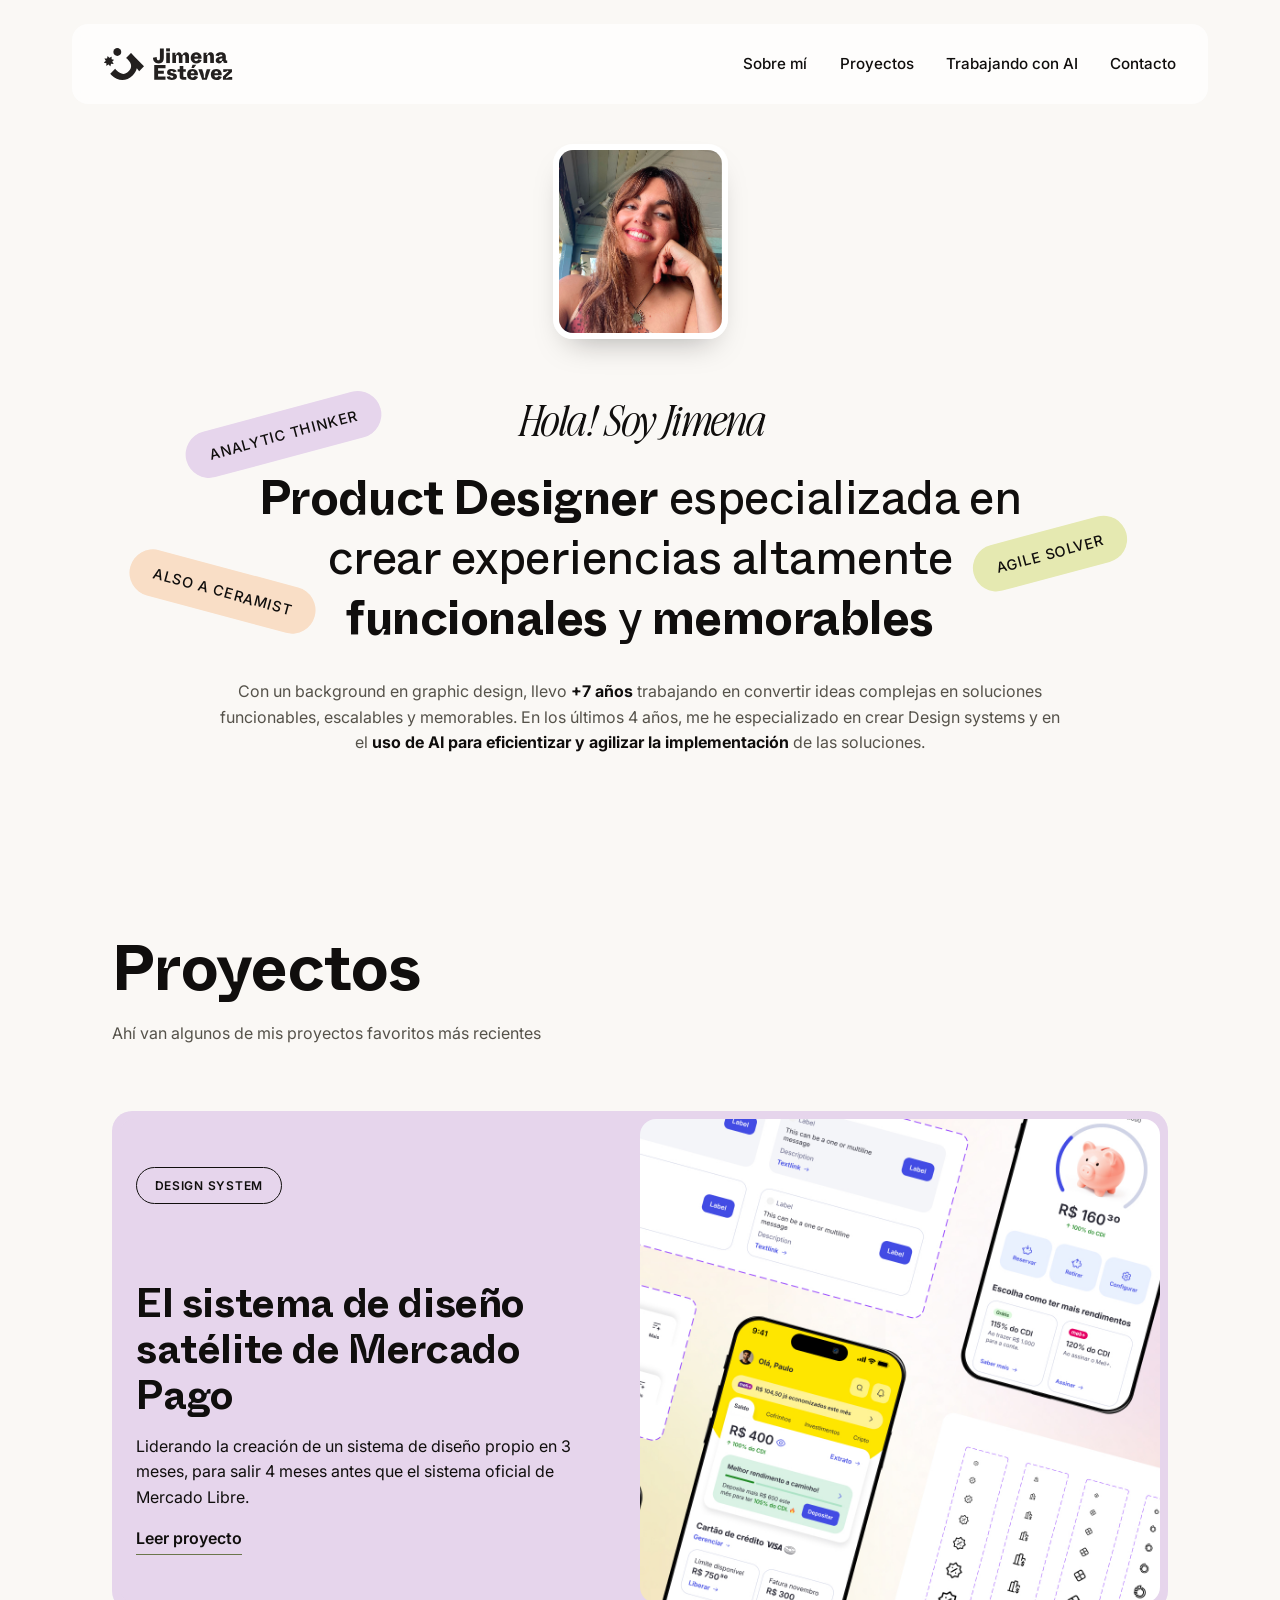
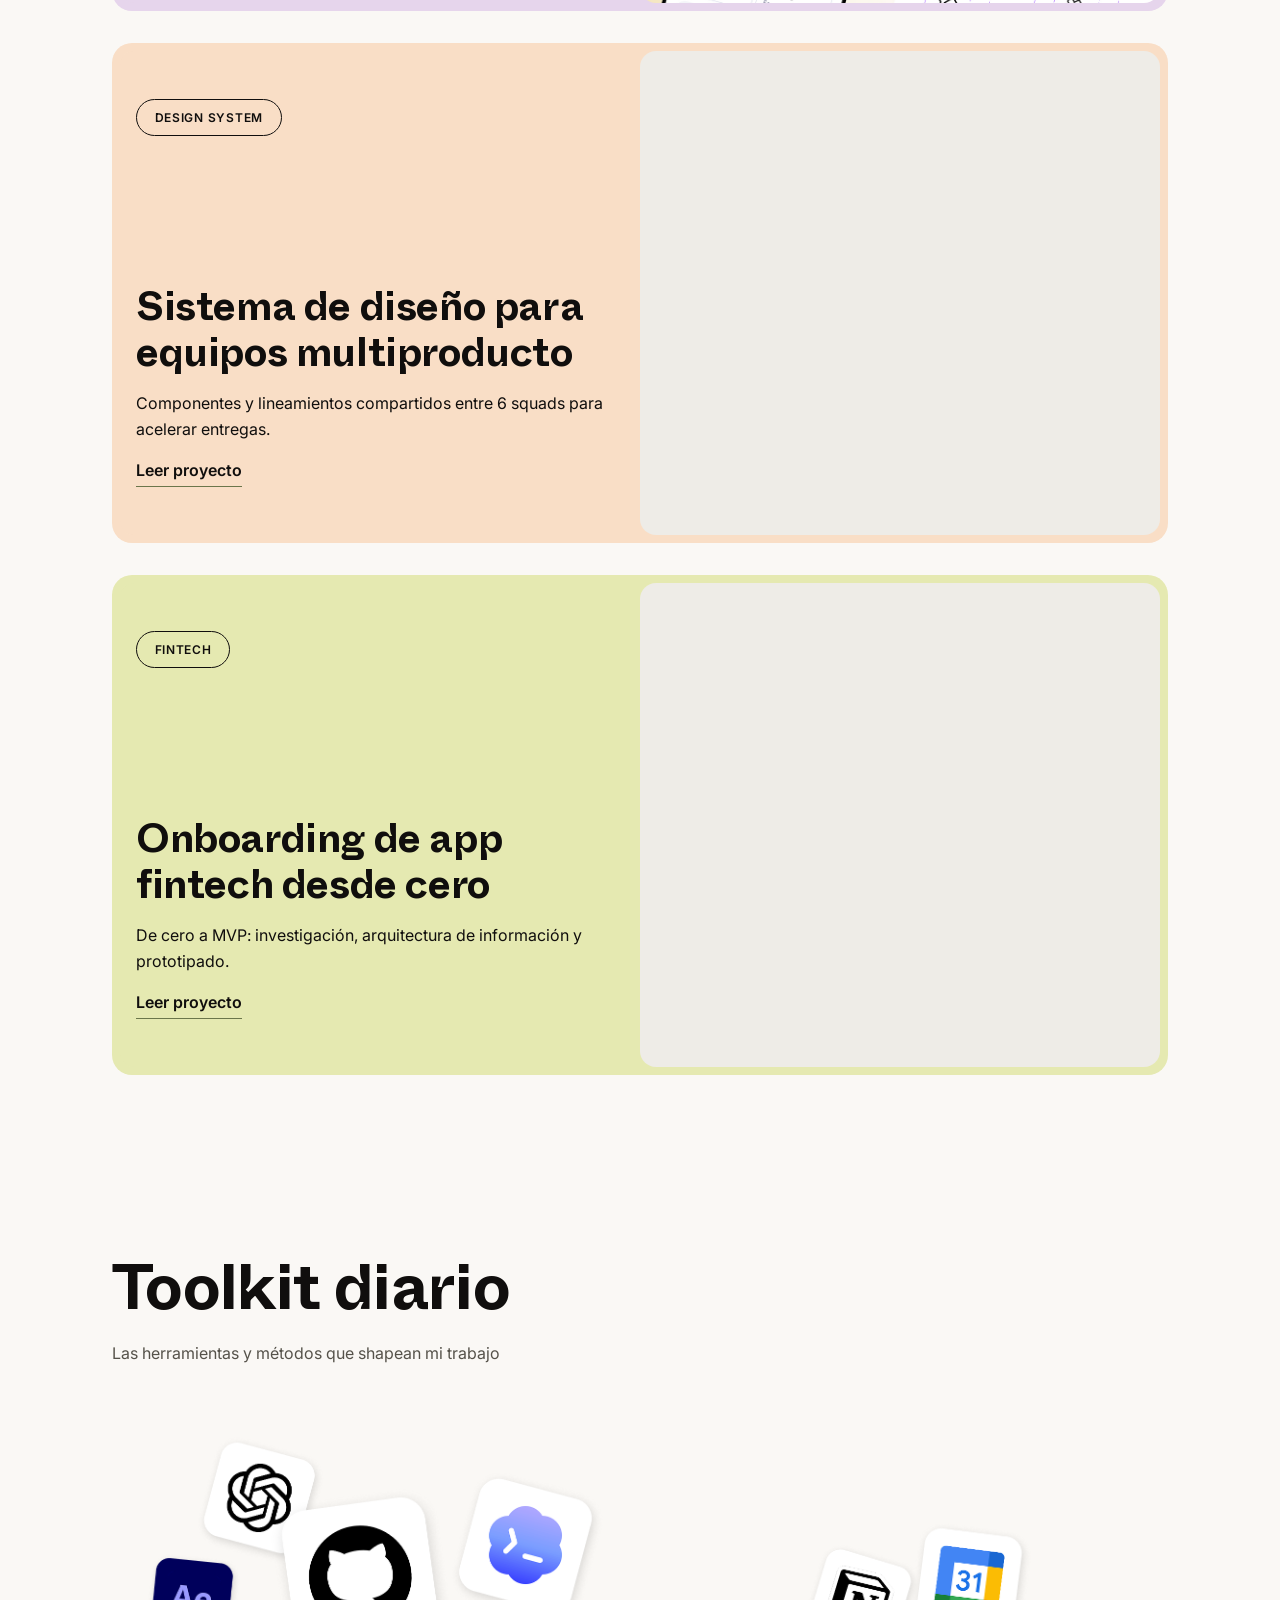
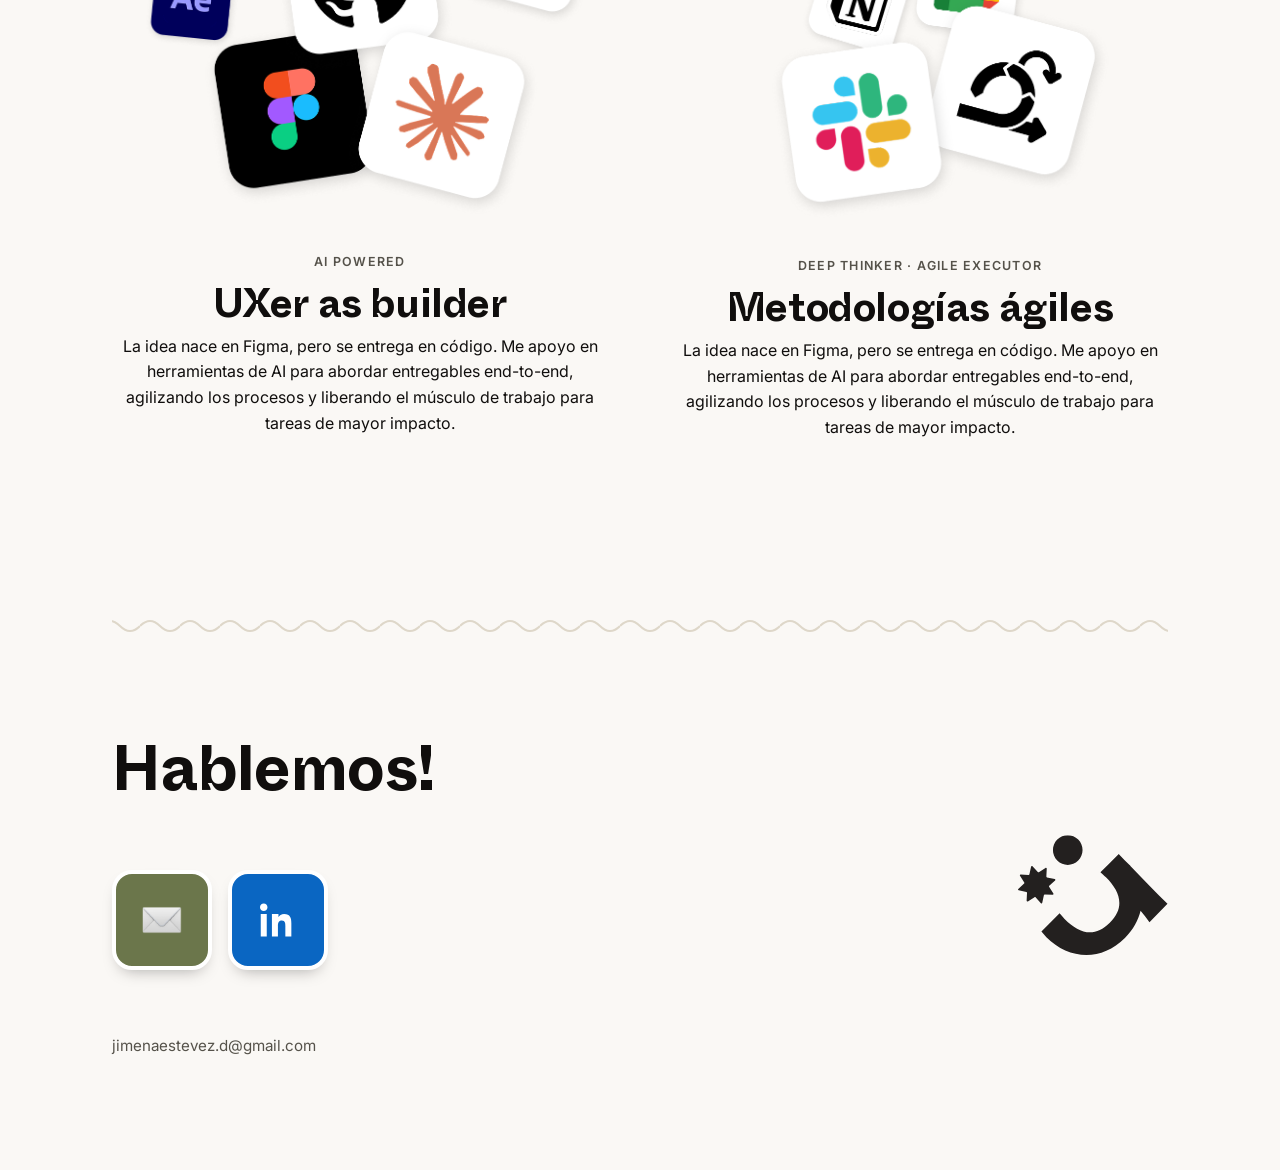
<file: index.html>
<!DOCTYPE html>
<html lang="es">
<head>
  <meta charset="UTF-8" />
  <meta name="viewport" content="width=device-width, initial-scale=1.0" />
  <title>Jimena Estévez — Senior UX Designer</title>
  <meta name="description" content="Portfolio de Jimena Estévez, Senior UX Designer con 7 años de experiencia en diseño gráfico y 4 años en diseño de experiencia de usuario." />
  <link rel="preconnect" href="https://fonts.googleapis.com" />
  <link rel="preconnect" href="https://fonts.gstatic.com" crossorigin />
  <link href="https://fonts.googleapis.com/css2?family=Inter:wght@400;500;600;700&display=swap" rel="stylesheet" />
  <link rel="icon" type="image/svg+xml" href="assets/images/favicon.svg" />
  <link rel="stylesheet" href="css/styles.css" />
</head>
<body>

  <div class="header-wrap">
    <header class="site-header">
      <div class="nav">
        <a href="index.html" class="nav-logo">
        <img src="assets/images/Logo-1.svg" alt="Jimena Estévez" />
      </a>
        <button class="nav-toggle" aria-label="Abrir menú">
        <span></span><span></span><span></span>
      </button>
      </div>
    </header>
    <nav class="nav-links">
        <a href="about.html" data-text="Sobre mí">Sobre mí</a>
        <a href="#proyectos" data-text="Proyectos">Proyectos</a>
        <a href="ai.html" data-text="Trabajando con AI">Trabajando con AI</a>
        <a href="contact.html" data-text="Contacto">Contacto</a>
      </nav>
  </div>

  <main>
    <!-- Hero -->
    <section class="hero">
      <div class="wrapper">
        <div class="hero-photo-group">
          <div class="hero-photo-side left">
            <img src="assets/images/foto2.png" alt="" />
          </div>
          <div class="hero-photo-side right">
            <img src="assets/images/foto3.png" alt="" />
          </div>
          <div class="hero-photo">
            <img src="assets/images/foto1.png" alt="Jimena Estévez" />
          </div>
        </div>

        <div class="hero-content">
          <div class="hero-text">
            <span class="eyebrow hero-eyebrow">Hola! Soy Jimena</span>

            <div class="hero-headline-wrap">
              <span class="badge-pill badge-1 badge-scatter">Analytic thinker</span>
              <span class="badge-pill badge-2 badge-scatter">Agile solver</span>
              <span class="badge-pill badge-3 badge-scatter">Also a ceramist</span>
              <h1 class="hero-headline">
                <strong>Product Designer</strong> especializada en crear experiencias altamente <strong>funcionales</strong> y <strong>memorables</strong>
              </h1>
            </div>

            <p class="hero-copy">
              Con un background en graphic design, llevo <strong>+7 años</strong> trabajando en
              convertir ideas complejas en soluciones funcionables, escalables y memorables. En los
              últimos 4 años, me he especializado en crear Design systems y en el
              <strong>uso de AI para eficientizar y agilizar la implementación</strong> de las
              soluciones.
            </p>
          </div>

          <div class="hero-badges">
            <span class="badge-pill badge-1">Analytic thinker</span>
            <span class="badge-pill badge-2">Agile solver</span>
            <span class="badge-pill badge-3">Also a ceramist</span>
          </div>
        </div>
      </div>
    </section>

    <!-- Proyectos -->
    <section class="section-projects" id="proyectos">
      <div class="wrapper">
        <h2>Proyectos</h2>
        <p class="section-subtitle">Ahí van algunos de mis proyectos favoritos más recientes</p>

        <div class="featured-project-list">
          <a href="proyecto-01.html" class="featured-project-card" style="--panel:#e6d5ec; --panel-hover:#dac5de;">
            <div class="featured-project-info">
              <span class="badge-outline">Design System</span>
              <h3>El sistema de diseño satélite de Mercado Pago</h3>
              <p>Liderando la creación de un sistema de diseño propio en 3 meses, para salir 4 meses antes que el sistema oficial de Mercado Libre.</p>
              <span class="btn-link">Leer proyecto</span>
            </div>
            <div class="featured-project-media">
              <img src="assets/images/proyecto-01-cover.jpg" alt="Pantallas de la app de Mercado Pago rediseñadas con el nuevo sistema de diseño" />
            </div>
          </a>

          <a href="proyecto-02.html" class="featured-project-card" style="--panel:#f9dec6; --panel-hover:#f7d4b9;">
            <div class="featured-project-info">
              <span class="badge-outline">Design System</span>
              <h3>Sistema de diseño para equipos multiproducto</h3>
              <p>Componentes y lineamientos compartidos entre 6 squads para acelerar entregas.</p>
              <span class="btn-link">Leer proyecto</span>
            </div>
            <div class="featured-project-media"></div>
          </a>

          <a href="proyecto-03.html" class="featured-project-card" style="--panel:#e5e9b1; --panel-hover:#cbd095;">
            <div class="featured-project-info">
              <span class="badge-outline">Fintech</span>
              <h3>Onboarding de app fintech desde cero</h3>
              <p>De cero a MVP: investigación, arquitectura de información y prototipado.</p>
              <span class="btn-link">Leer proyecto</span>
            </div>
            <div class="featured-project-media"></div>
          </a>
        </div>
      </div>
    </section>

    <!-- Toolkit diario -->
    <section class="section-toolkit">
      <div class="wrapper">
        <h2>Toolkit diario</h2>
        <p class="section-subtitle">Las herramientas y métodos que shapean mi trabajo</p>

        <div class="toolkit-grid">
          <div class="toolkit-item">
            <img src="assets/images/builder.png" alt="OpenAI, GitHub, Figma, Adobe After Effects" />
            <span class="toolkit-label">AI powered</span>
            <h3>UXer as builder</h3>
            <p>La idea nace en Figma, pero se entrega en código. Me apoyo en herramientas de AI para abordar entregables end-to-end, agilizando los procesos y liberando el músculo de trabajo para tareas de mayor impacto.</p>
          </div>
          <div class="toolkit-item">
            <img src="assets/images/agile.png" alt="Notion, Google Calendar, Slack" />
            <span class="toolkit-label">Deep thinker · Agile executor</span>
            <h3>Metodologías ágiles</h3>
            <p>La idea nace en Figma, pero se entrega en código. Me apoyo en herramientas de AI para abordar entregables end-to-end, agilizando los procesos y liberando el músculo de trabajo para tareas de mayor impacto.</p>
          </div>
        </div>
      </div>
    </section>
  </main>

  <footer class="site-footer" id="contacto">
    <div class="wrapper">
      <div class="wave-divider" aria-hidden="true"></div>
      <div class="footer-cta-inner">
        <div>
          <h2>Hablemos!</h2>
          <div class="footer-contact-icons">
            <a href="mailto:jimenaestevez.d@gmail.com" class="footer-icon-btn footer-icon-email" aria-label="Enviar email">
              <img src="assets/images/email-icon.png" alt="" />
            </a>
            <a href="https://www.linkedin.com/" target="_blank" rel="noopener" class="footer-icon-btn footer-icon-linkedin" aria-label="LinkedIn">
              <svg viewBox="0 0 24 24" fill="white">
                <path d="M4.98 3.5C4.98 4.88 3.87 6 2.5 6S0 4.88 0 3.5 1.12 1 2.5 1s2.48 1.12 2.48 2.5zM.5 8h4V23h-4V8zM8.5 8h3.8v2.06h.05c.53-1 1.83-2.06 3.77-2.06 4.03 0 4.78 2.65 4.78 6.1V23h-4v-6.9c0-1.65-.03-3.77-2.3-3.77-2.3 0-2.65 1.8-2.65 3.65V23h-4V8z"/>
              </svg>
            </a>
          </div>
          <p class="footer-email">jimenaestevez.d@gmail.com</p>
        </div>
        <img src="assets/images/Logo.svg" alt="" class="footer-mark" aria-hidden="true" />
      </div>
    </div>
  </footer>

  <script src="js/main.js"></script>
</body>
</html>
</file>
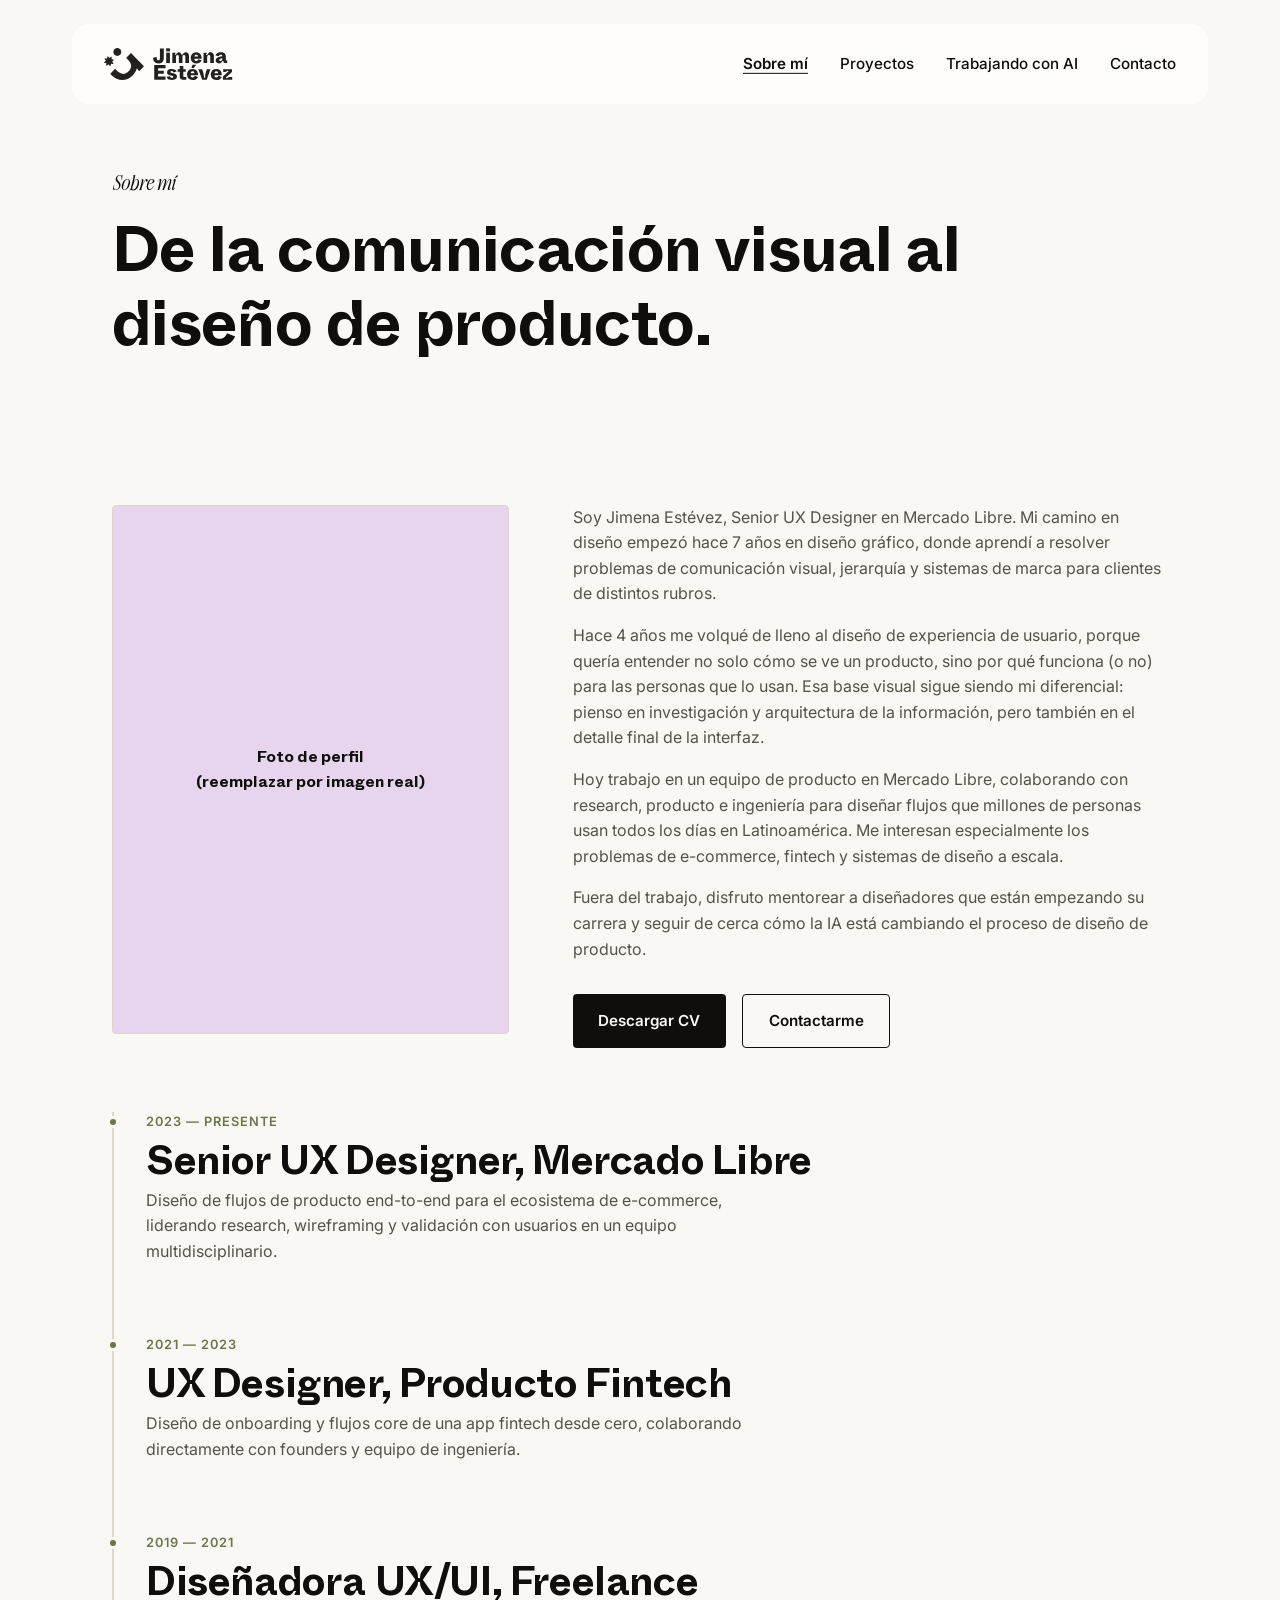
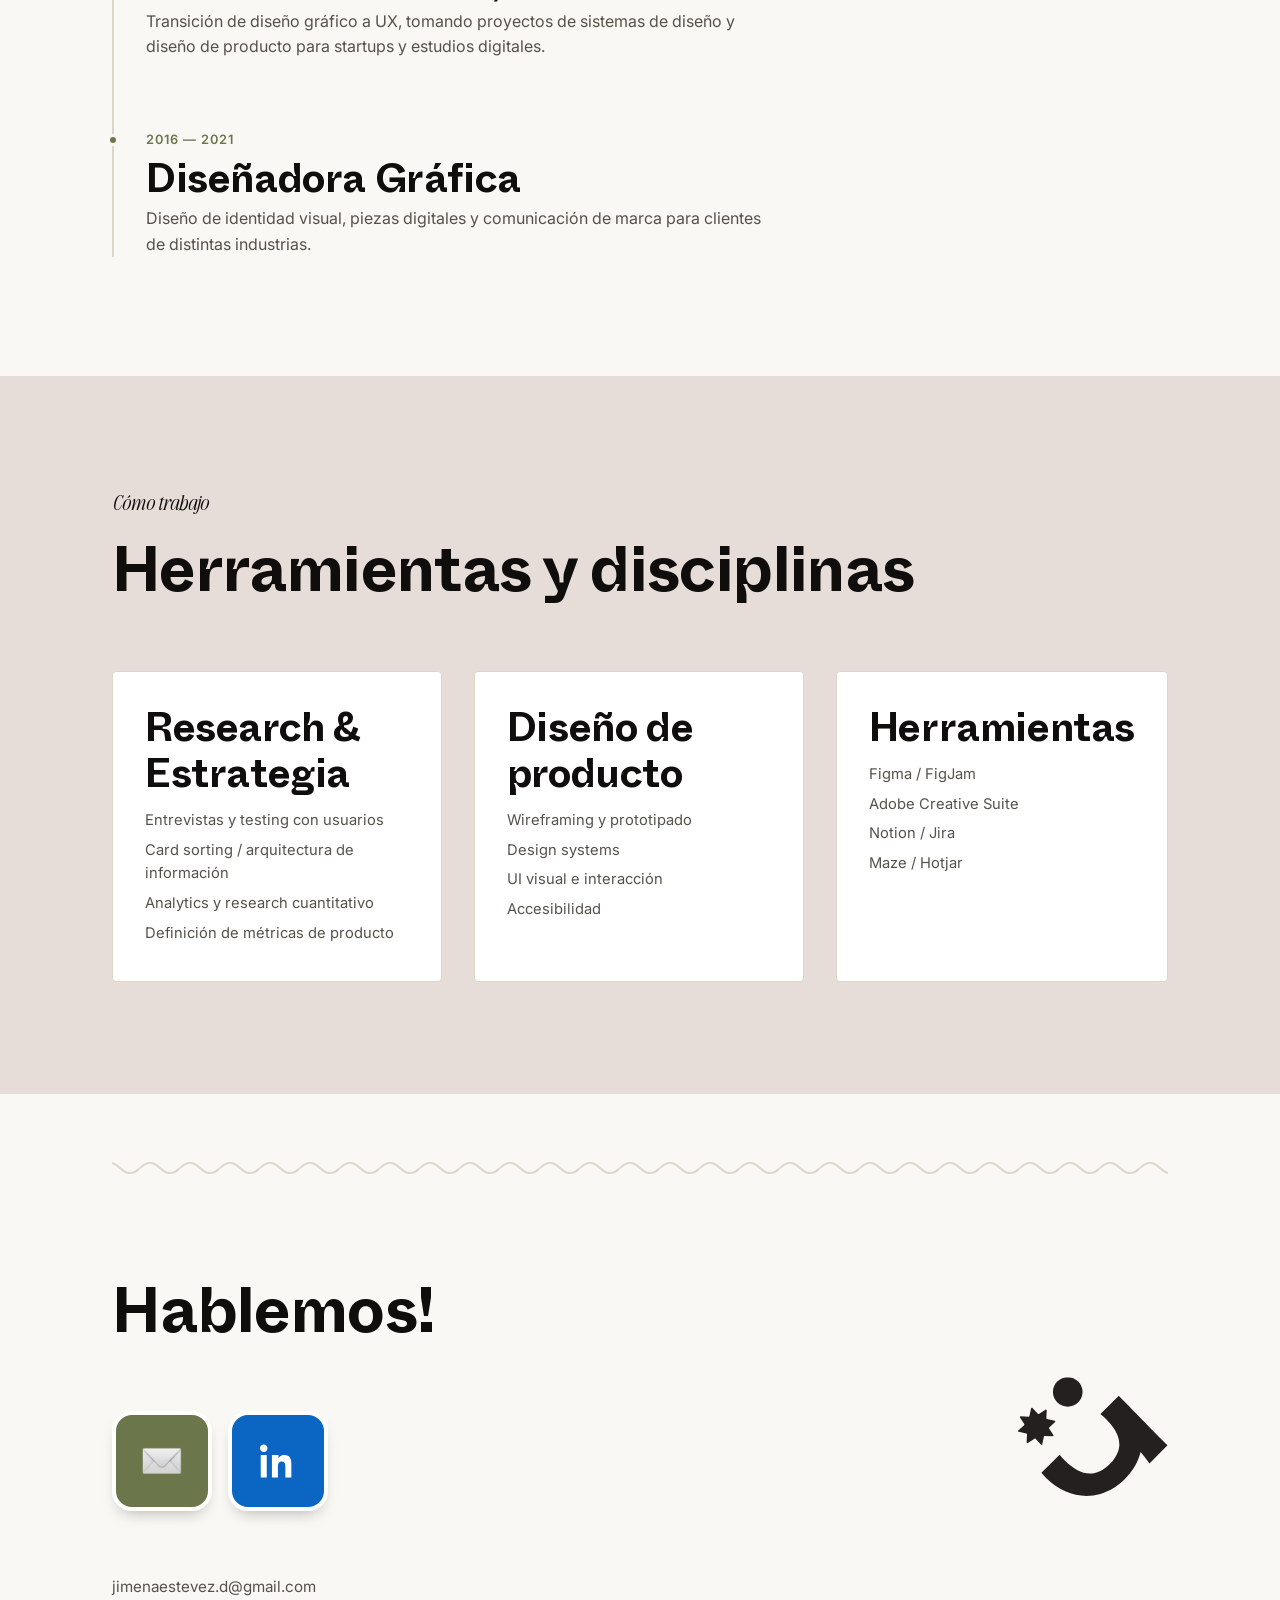
<file: about.html>
<!DOCTYPE html>
<html lang="es">
<head>
  <meta charset="UTF-8" />
  <meta name="viewport" content="width=device-width, initial-scale=1.0" />
  <title>Sobre mí — Jimena Estévez</title>
  <meta name="description" content="Trayectoria de Jimena Estévez: 7 años de diseño gráfico y 4 años de diseño UX, actualmente Senior UX Designer en Mercado Libre." />
  <link rel="preconnect" href="https://fonts.googleapis.com" />
  <link rel="preconnect" href="https://fonts.gstatic.com" crossorigin />
  <link href="https://fonts.googleapis.com/css2?family=Inter:wght@400;500;600;700&display=swap" rel="stylesheet" />
  <link rel="icon" type="image/svg+xml" href="assets/images/favicon.svg" />
  <link rel="stylesheet" href="css/styles.css" />
</head>
<body>

  <div class="header-wrap">
    <header class="site-header">
      <div class="nav">
        <a href="index.html" class="nav-logo">
        <img src="assets/images/Logo-1.svg" alt="Jimena Estévez" />
      </a>
        <button class="nav-toggle" aria-label="Abrir menú">
        <span></span><span></span><span></span>
      </button>
      </div>
    </header>
    <nav class="nav-links">
        <a href="about.html" data-text="Sobre mí" class="active">Sobre mí</a>
        <a href="index.html#proyectos" data-text="Proyectos">Proyectos</a>
        <a href="ai.html" data-text="Trabajando con AI">Trabajando con AI</a>
        <a href="contact.html" data-text="Contacto">Contacto</a>
      </nav>
  </div>

  <main>
    <section class="page-header">
      <div class="wrapper">
        <span class="eyebrow">Sobre mí</span>
        <h1>De la comunicación visual al diseño de producto.</h1>
      </div>
    </section>

    <section>
      <div class="wrapper about-grid">
        <div class="about-photo" aria-hidden="true">
          Foto de perfil<br />(reemplazar por imagen real)
        </div>
        <div class="about-copy">
          <p>
            Soy Jimena Estévez, Senior UX Designer en Mercado Libre. Mi camino en diseño empezó
            hace 7 años en diseño gráfico, donde aprendí a resolver problemas de comunicación
            visual, jerarquía y sistemas de marca para clientes de distintos rubros.
          </p>
          <p>
            Hace 4 años me volqué de lleno al diseño de experiencia de usuario, porque quería
            entender no solo cómo se ve un producto, sino por qué funciona (o no) para las personas
            que lo usan. Esa base visual sigue siendo mi diferencial: pienso en investigación y
            arquitectura de la información, pero también en el detalle final de la interfaz.
          </p>
          <p>
            Hoy trabajo en un equipo de producto en Mercado Libre, colaborando con research,
            producto e ingeniería para diseñar flujos que millones de personas usan todos los días
            en Latinoamérica. Me interesan especialmente los problemas de e-commerce, fintech y
            sistemas de diseño a escala.
          </p>
          <p>
            Fuera del trabajo, disfruto mentorear a diseñadores que están empezando su carrera y
            seguir de cerca cómo la IA está cambiando el proceso de diseño de producto.
          </p>

          <div class="hero-actions" style="margin-top: 2rem;">
            <a href="assets/cv/CV-Jimena-Estevez.pdf" class="btn btn-primary" download>Descargar CV</a>
            <a href="contact.html" class="btn btn-outline">Contactarme</a>
          </div>
        </div>
      </div>

      <div class="wrapper">
        <div class="timeline">
          <div class="timeline-item">
            <span class="timeline-date">2023 — Presente</span>
            <h3>Senior UX Designer, Mercado Libre</h3>
            <p>
              Diseño de flujos de producto end-to-end para el ecosistema de e-commerce, liderando
              research, wireframing y validación con usuarios en un equipo multidisciplinario.
            </p>
          </div>
          <div class="timeline-item">
            <span class="timeline-date">2021 — 2023</span>
            <h3>UX Designer, Producto Fintech</h3>
            <p>
              Diseño de onboarding y flujos core de una app fintech desde cero, colaborando
              directamente con founders y equipo de ingeniería.
            </p>
          </div>
          <div class="timeline-item">
            <span class="timeline-date">2019 — 2021</span>
            <h3>Diseñadora UX/UI, Freelance</h3>
            <p>
              Transición de diseño gráfico a UX, tomando proyectos de sistemas de diseño y
              diseño de producto para startups y estudios digitales.
            </p>
          </div>
          <div class="timeline-item">
            <span class="timeline-date">2016 — 2021</span>
            <h3>Diseñadora Gráfica</h3>
            <p>
              Diseño de identidad visual, piezas digitales y comunicación de marca para clientes
              de distintas industrias.
            </p>
          </div>
        </div>
      </div>
    </section>

    <section class="section-alt">
      <div class="wrapper">
        <div class="section-head">
          <div>
            <span class="eyebrow">Cómo trabajo</span>
            <h2>Herramientas y disciplinas</h2>
          </div>
        </div>
        <div class="skills-grid">
          <div class="skill-card">
            <h3>Research &amp; Estrategia</h3>
            <ul>
              <li>Entrevistas y testing con usuarios</li>
              <li>Card sorting / arquitectura de información</li>
              <li>Analytics y research cuantitativo</li>
              <li>Definición de métricas de producto</li>
            </ul>
          </div>
          <div class="skill-card">
            <h3>Diseño de producto</h3>
            <ul>
              <li>Wireframing y prototipado</li>
              <li>Design systems</li>
              <li>UI visual e interacción</li>
              <li>Accesibilidad</li>
            </ul>
          </div>
          <div class="skill-card">
            <h3>Herramientas</h3>
            <ul>
              <li>Figma / FigJam</li>
              <li>Adobe Creative Suite</li>
              <li>Notion / Jira</li>
              <li>Maze / Hotjar</li>
            </ul>
          </div>
        </div>
      </div>
    </section>
  </main>

  <footer class="site-footer" id="contacto">
    <div class="wrapper">
      <div class="wave-divider" aria-hidden="true"></div>
      <div class="footer-cta-inner">
        <div>
          <h2>Hablemos!</h2>
          <div class="footer-contact-icons">
            <a href="mailto:jimenaestevez.d@gmail.com" class="footer-icon-btn footer-icon-email" aria-label="Enviar email">
              <img src="assets/images/email-icon.png" alt="" />
            </a>
            <a href="https://www.linkedin.com/" target="_blank" rel="noopener" class="footer-icon-btn footer-icon-linkedin" aria-label="LinkedIn">
              <svg viewBox="0 0 24 24" fill="white">
                <path d="M4.98 3.5C4.98 4.88 3.87 6 2.5 6S0 4.88 0 3.5 1.12 1 2.5 1s2.48 1.12 2.48 2.5zM.5 8h4V23h-4V8zM8.5 8h3.8v2.06h.05c.53-1 1.83-2.06 3.77-2.06 4.03 0 4.78 2.65 4.78 6.1V23h-4v-6.9c0-1.65-.03-3.77-2.3-3.77-2.3 0-2.65 1.8-2.65 3.65V23h-4V8z"/>
              </svg>
            </a>
          </div>
          <p class="footer-email">jimenaestevez.d@gmail.com</p>
        </div>
        <img src="assets/images/Logo.svg" alt="" class="footer-mark" aria-hidden="true" />
      </div>
    </div>
  </footer>

  <script src="js/main.js"></script>
</body>
</html>
</file>
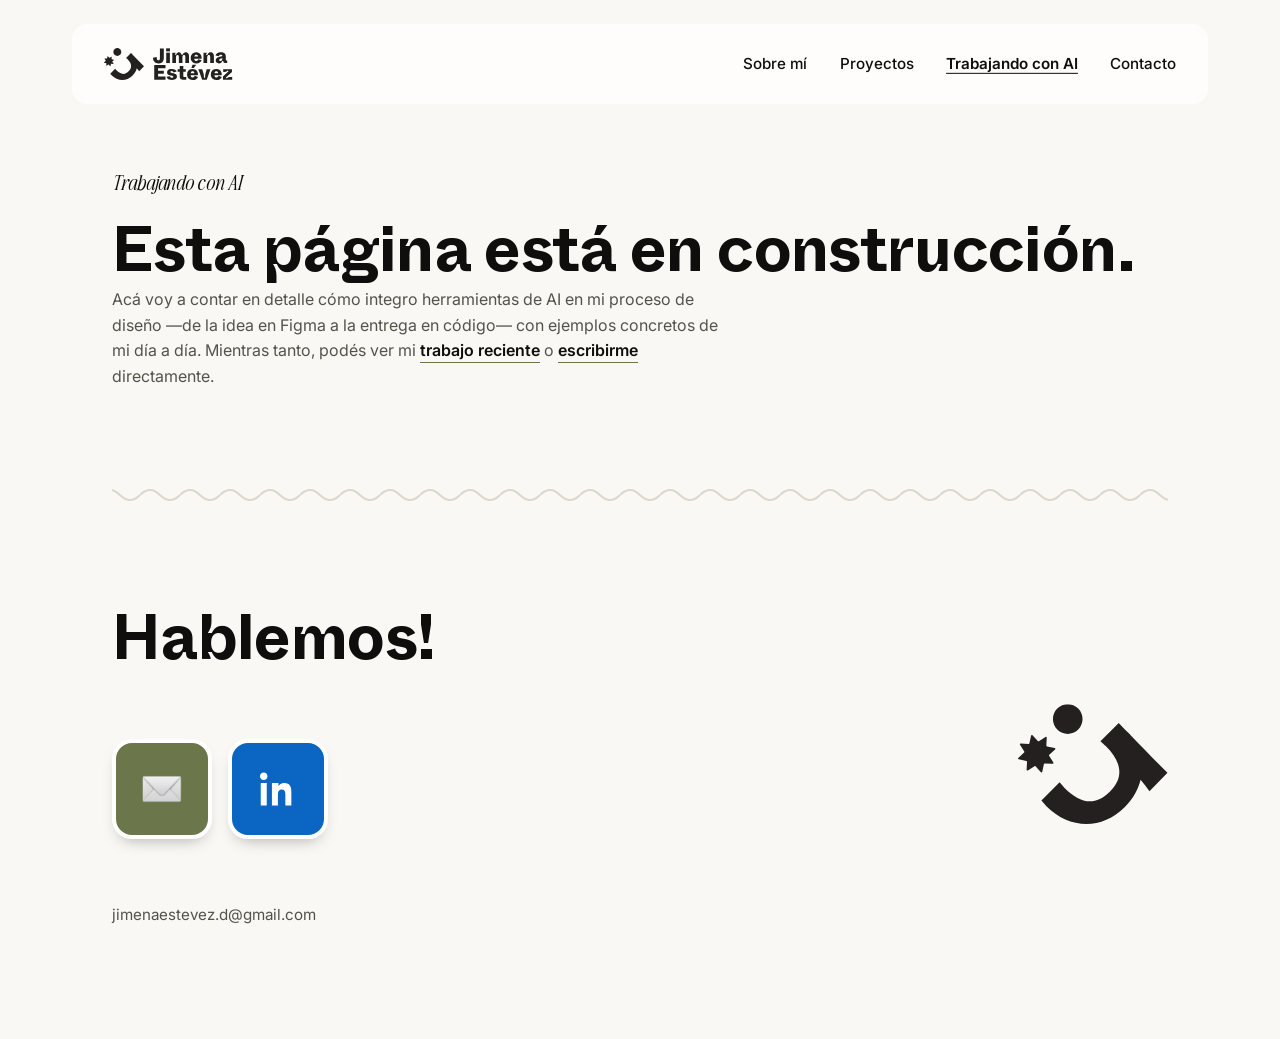
<file: ai.html>
<!DOCTYPE html>
<html lang="es">
<head>
  <meta charset="UTF-8" />
  <meta name="viewport" content="width=device-width, initial-scale=1.0" />
  <title>Trabajando con AI — Jimena Estévez</title>
  <meta name="description" content="Cómo Jimena Estévez integra herramientas de AI en su proceso de diseño de producto." />
  <link rel="preconnect" href="https://fonts.googleapis.com" />
  <link rel="preconnect" href="https://fonts.gstatic.com" crossorigin />
  <link href="https://fonts.googleapis.com/css2?family=Inter:wght@400;500;600;700&display=swap" rel="stylesheet" />
  <link rel="icon" type="image/svg+xml" href="assets/images/favicon.svg" />
  <link rel="stylesheet" href="css/styles.css" />
</head>
<body>

  <div class="header-wrap">
    <header class="site-header">
      <div class="nav">
        <a href="index.html" class="nav-logo">
        <img src="assets/images/Logo-1.svg" alt="Jimena Estévez" />
      </a>
        <button class="nav-toggle" aria-label="Abrir menú">
        <span></span><span></span><span></span>
      </button>
      </div>
    </header>
    <nav class="nav-links">
        <a href="about.html" data-text="Sobre mí">Sobre mí</a>
        <a href="index.html#proyectos" data-text="Proyectos">Proyectos</a>
        <a href="ai.html" data-text="Trabajando con AI" class="active">Trabajando con AI</a>
        <a href="contact.html" data-text="Contacto">Contacto</a>
      </nav>
  </div>

  <main>
    <section class="page-header">
      <div class="wrapper">
        <span class="eyebrow">Trabajando con AI</span>
        <h1>Esta página está en construcción.</h1>
        <p>
          Acá voy a contar en detalle cómo integro herramientas de AI en mi proceso de diseño
          —de la idea en Figma a la entrega en código— con ejemplos concretos de mi día a día.
          Mientras tanto, podés ver mi <a href="projects.html" class="btn-link">trabajo reciente</a>
          o <a href="contact.html" class="btn-link">escribirme</a> directamente.
        </p>
      </div>
    </section>
  </main>

  <footer class="site-footer" id="contacto">
    <div class="wrapper">
      <div class="wave-divider" aria-hidden="true"></div>
      <div class="footer-cta-inner">
        <div>
          <h2>Hablemos!</h2>
          <div class="footer-contact-icons">
            <a href="mailto:jimenaestevez.d@gmail.com" class="footer-icon-btn footer-icon-email" aria-label="Enviar email">
              <img src="assets/images/email-icon.png" alt="" />
            </a>
            <a href="https://www.linkedin.com/" target="_blank" rel="noopener" class="footer-icon-btn footer-icon-linkedin" aria-label="LinkedIn">
              <svg viewBox="0 0 24 24" fill="white">
                <path d="M4.98 3.5C4.98 4.88 3.87 6 2.5 6S0 4.88 0 3.5 1.12 1 2.5 1s2.48 1.12 2.48 2.5zM.5 8h4V23h-4V8zM8.5 8h3.8v2.06h.05c.53-1 1.83-2.06 3.77-2.06 4.03 0 4.78 2.65 4.78 6.1V23h-4v-6.9c0-1.65-.03-3.77-2.3-3.77-2.3 0-2.65 1.8-2.65 3.65V23h-4V8z"/>
              </svg>
            </a>
          </div>
          <p class="footer-email">jimenaestevez.d@gmail.com</p>
        </div>
        <img src="assets/images/Logo.svg" alt="" class="footer-mark" aria-hidden="true" />
      </div>
    </div>
  </footer>

  <script src="js/main.js"></script>
</body>
</html>
</file>
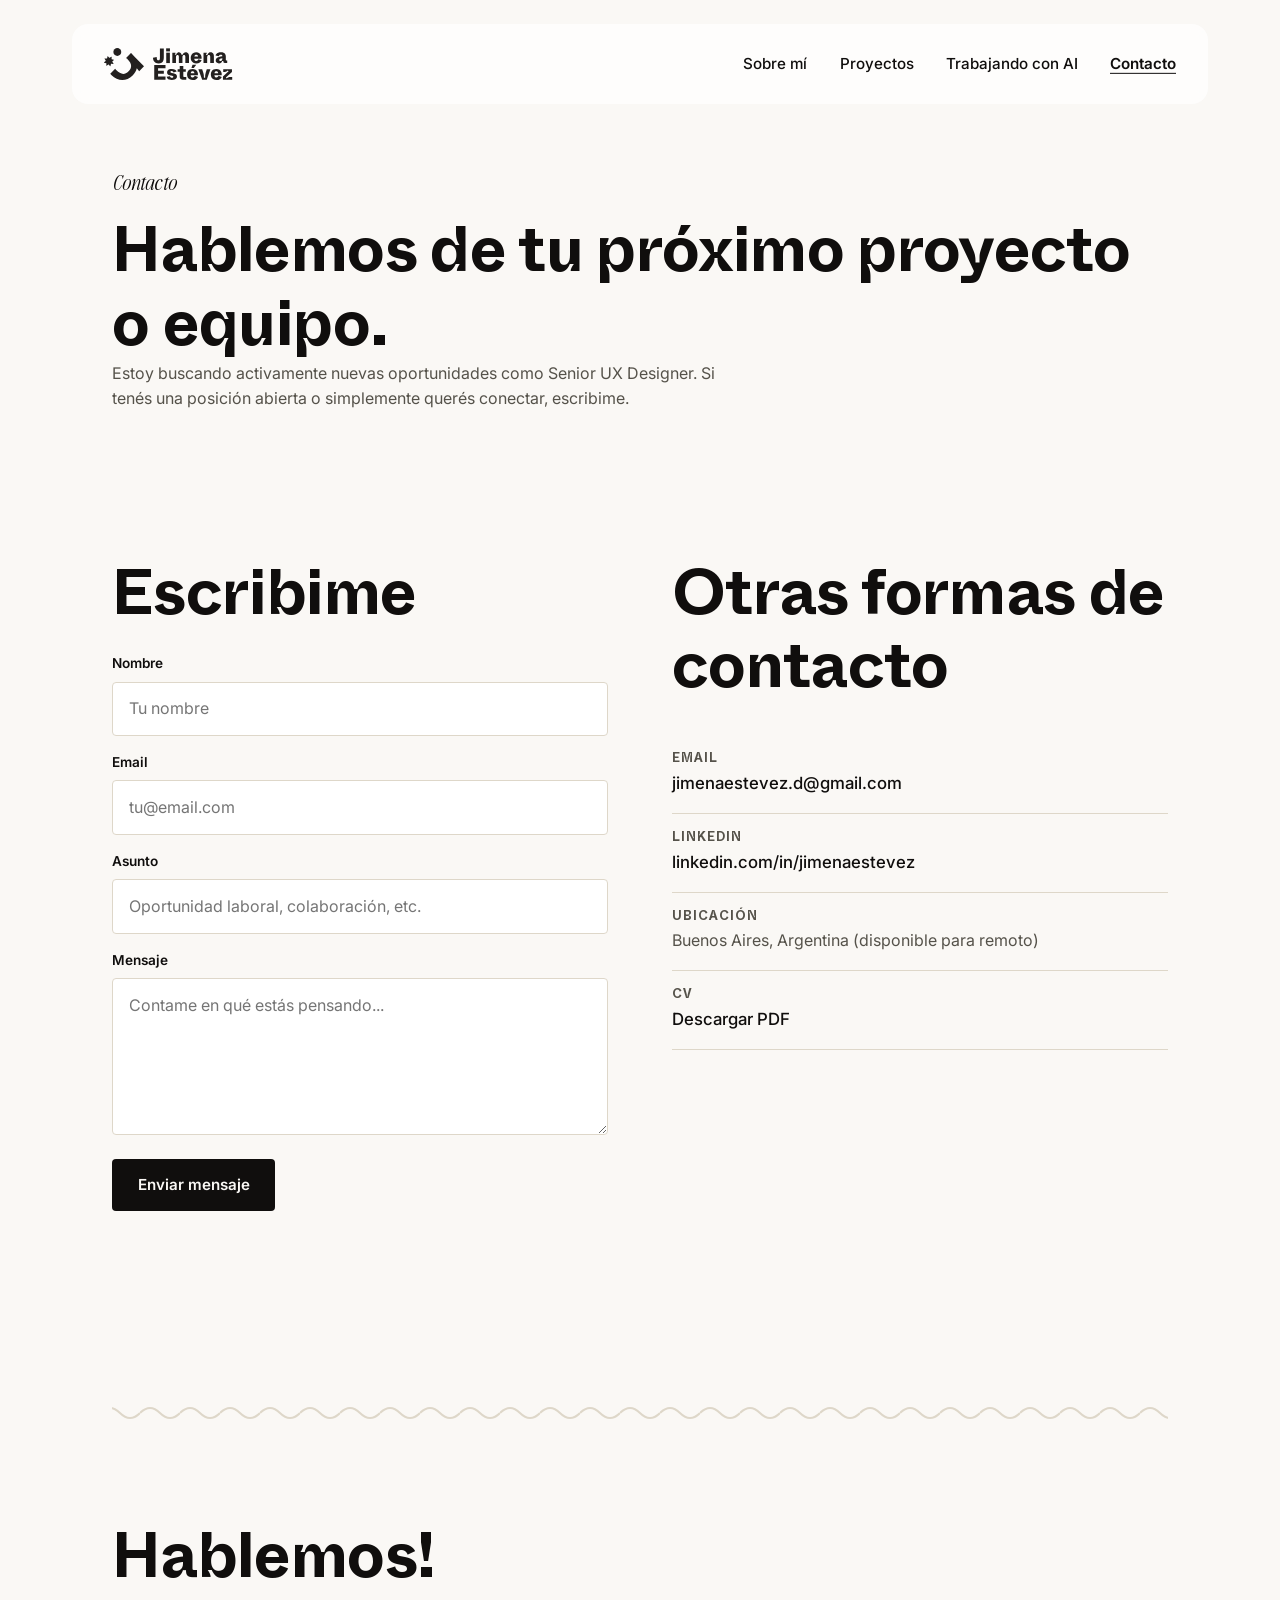
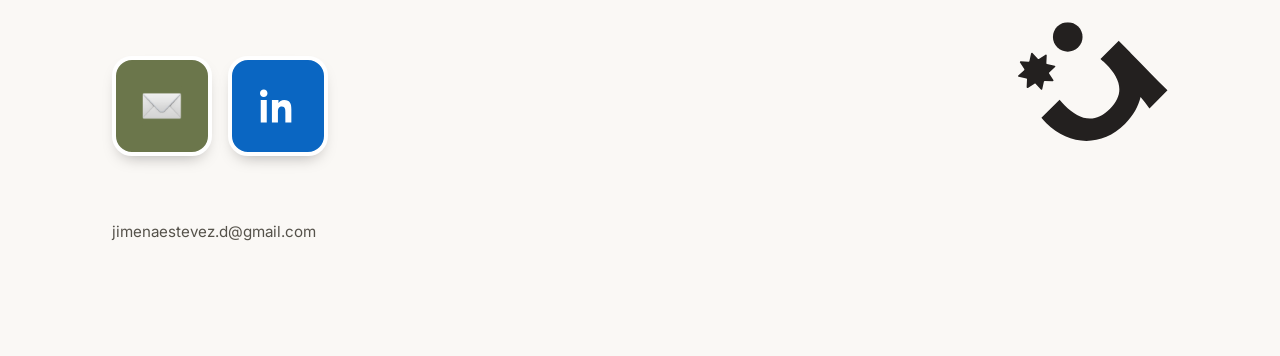
<file: contact.html>
<!DOCTYPE html>
<html lang="es">
<head>
  <meta charset="UTF-8" />
  <meta name="viewport" content="width=device-width, initial-scale=1.0" />
  <title>Contacto — Jimena Estévez</title>
  <meta name="description" content="Contactate con Jimena Estévez, Senior UX Designer, para oportunidades laborales o colaboraciones." />
  <link rel="preconnect" href="https://fonts.googleapis.com" />
  <link rel="preconnect" href="https://fonts.gstatic.com" crossorigin />
  <link href="https://fonts.googleapis.com/css2?family=Inter:wght@400;500;600;700&display=swap" rel="stylesheet" />
  <link rel="icon" type="image/svg+xml" href="assets/images/favicon.svg" />
  <link rel="stylesheet" href="css/styles.css" />
</head>
<body>

  <div class="header-wrap">
    <header class="site-header">
      <div class="nav">
        <a href="index.html" class="nav-logo">
        <img src="assets/images/Logo-1.svg" alt="Jimena Estévez" />
      </a>
        <button class="nav-toggle" aria-label="Abrir menú">
        <span></span><span></span><span></span>
      </button>
      </div>
    </header>
    <nav class="nav-links">
        <a href="about.html" data-text="Sobre mí">Sobre mí</a>
        <a href="index.html#proyectos" data-text="Proyectos">Proyectos</a>
        <a href="ai.html" data-text="Trabajando con AI">Trabajando con AI</a>
        <a href="contact.html" data-text="Contacto" class="active">Contacto</a>
      </nav>
  </div>

  <main>
    <section class="page-header">
      <div class="wrapper">
        <span class="eyebrow">Contacto</span>
        <h1>Hablemos de tu próximo proyecto o equipo.</h1>
        <p>
          Estoy buscando activamente nuevas oportunidades como Senior UX Designer.
          Si tenés una posición abierta o simplemente querés conectar, escribime.
        </p>
      </div>
    </section>

    <section>
      <div class="wrapper contact-grid">
        <div>
          <h2>Escribime</h2>
          <form id="contact-form" style="margin-top: 1.5rem;">
            <div class="form-field">
              <label for="name">Nombre</label>
              <input type="text" id="name" name="name" placeholder="Tu nombre" required />
            </div>
            <div class="form-field">
              <label for="email">Email</label>
              <input type="email" id="email" name="email" placeholder="tu@email.com" required />
            </div>
            <div class="form-field">
              <label for="subject">Asunto</label>
              <input type="text" id="subject" name="subject" placeholder="Oportunidad laboral, colaboración, etc." />
            </div>
            <div class="form-field">
              <label for="message">Mensaje</label>
              <textarea id="message" name="message" rows="5" placeholder="Contame en qué estás pensando..." required></textarea>
            </div>
            <button type="submit" class="btn btn-primary">Enviar mensaje</button>
            <p class="form-note" id="form-note"></p>
          </form>
        </div>

        <div>
          <h2>Otras formas de contacto</h2>
          <ul class="contact-info-list">
            <li>
              <h4>Email</h4>
              <a href="mailto:jimenaestevez.d@gmail.com">jimenaestevez.d@gmail.com</a>
            </li>
            <li>
              <h4>LinkedIn</h4>
              <a href="https://www.linkedin.com/" target="_blank" rel="noopener">linkedin.com/in/jimenaestevez</a>
            </li>
            <li>
              <h4>Ubicación</h4>
              <span style="color: var(--color-ink-soft);">Buenos Aires, Argentina (disponible para remoto)</span>
            </li>
            <li>
              <h4>CV</h4>
              <a href="assets/cv/CV-Jimena-Estevez.pdf" download>Descargar PDF</a>
            </li>
          </ul>
        </div>
      </div>
    </section>
  </main>

  <footer class="site-footer" id="contacto">
    <div class="wrapper">
      <div class="wave-divider" aria-hidden="true"></div>
      <div class="footer-cta-inner">
        <div>
          <h2>Hablemos!</h2>
          <div class="footer-contact-icons">
            <a href="mailto:jimenaestevez.d@gmail.com" class="footer-icon-btn footer-icon-email" aria-label="Enviar email">
              <img src="assets/images/email-icon.png" alt="" />
            </a>
            <a href="https://www.linkedin.com/" target="_blank" rel="noopener" class="footer-icon-btn footer-icon-linkedin" aria-label="LinkedIn">
              <svg viewBox="0 0 24 24" fill="white">
                <path d="M4.98 3.5C4.98 4.88 3.87 6 2.5 6S0 4.88 0 3.5 1.12 1 2.5 1s2.48 1.12 2.48 2.5zM.5 8h4V23h-4V8zM8.5 8h3.8v2.06h.05c.53-1 1.83-2.06 3.77-2.06 4.03 0 4.78 2.65 4.78 6.1V23h-4v-6.9c0-1.65-.03-3.77-2.3-3.77-2.3 0-2.65 1.8-2.65 3.65V23h-4V8z"/>
              </svg>
            </a>
          </div>
          <p class="footer-email">jimenaestevez.d@gmail.com</p>
        </div>
        <img src="assets/images/Logo.svg" alt="" class="footer-mark" aria-hidden="true" />
      </div>
    </div>
  </footer>

  <script src="js/main.js"></script>
</body>
</html>
</file>
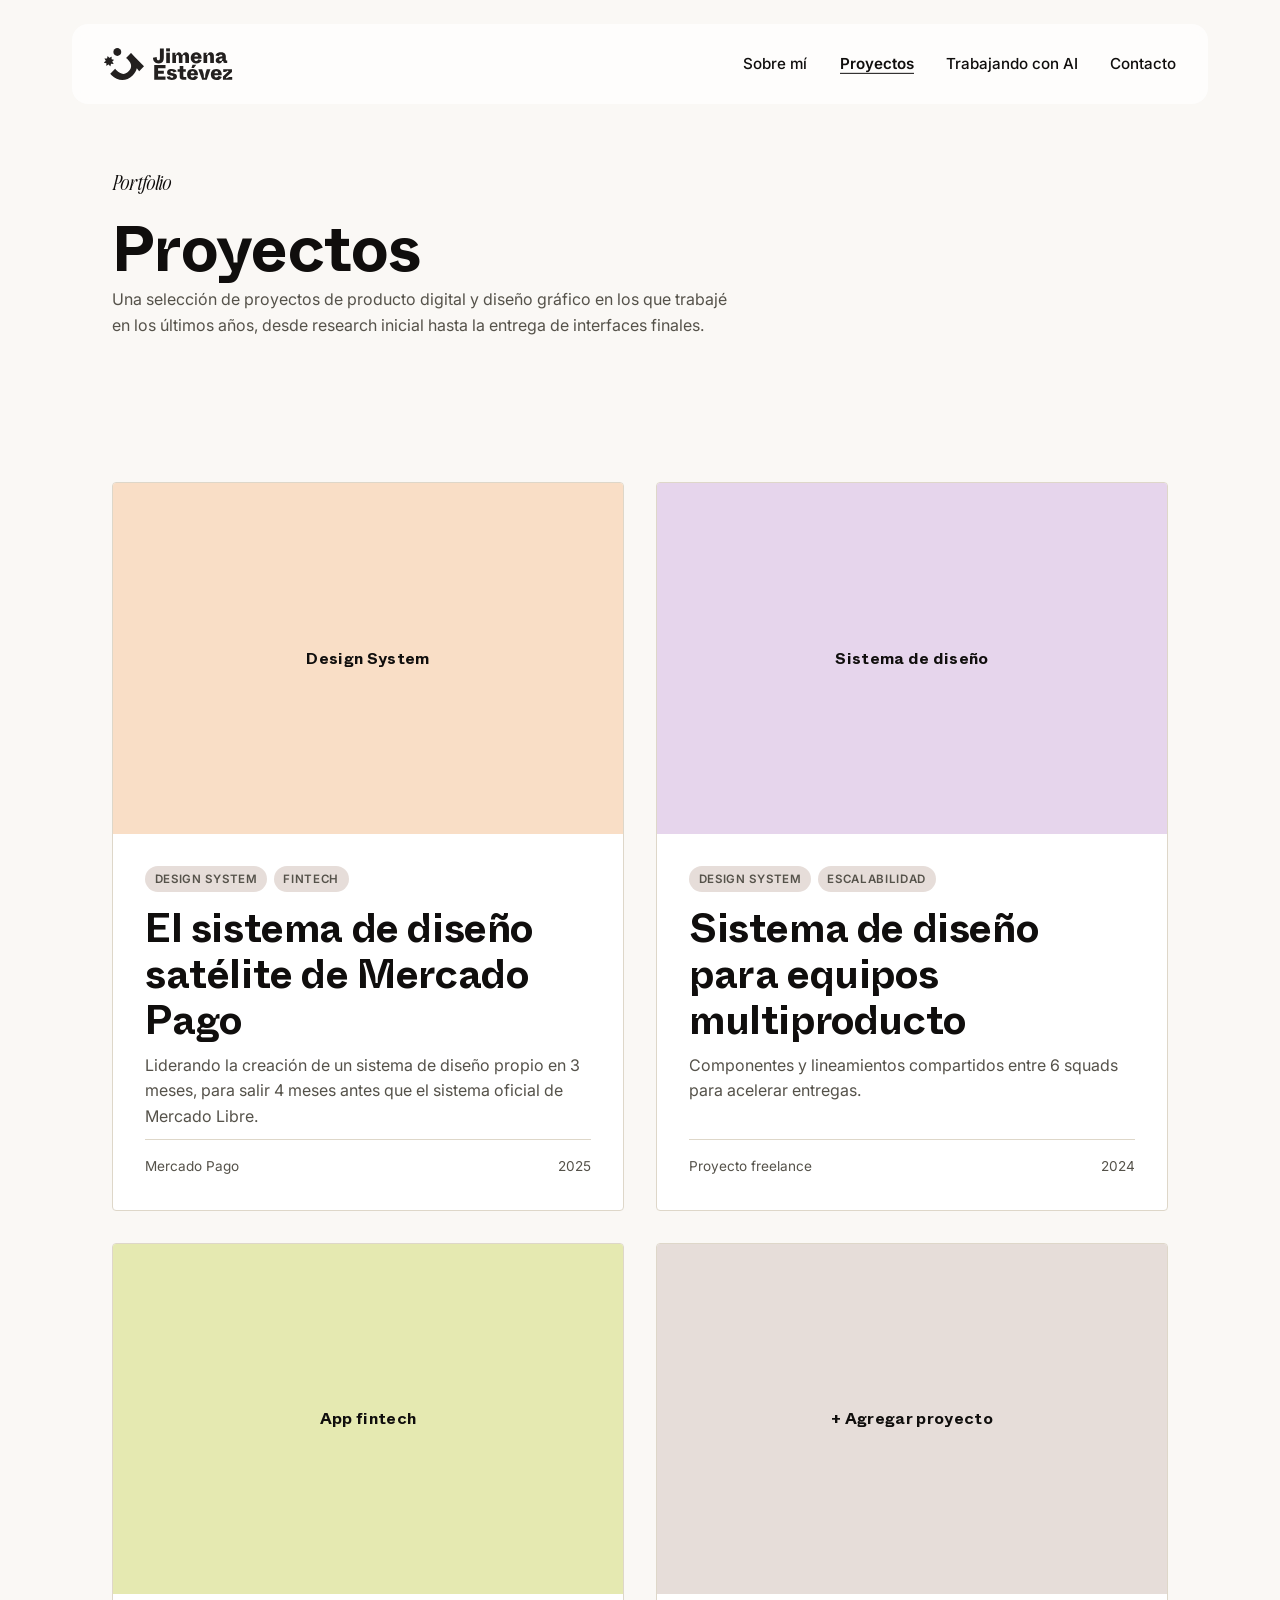
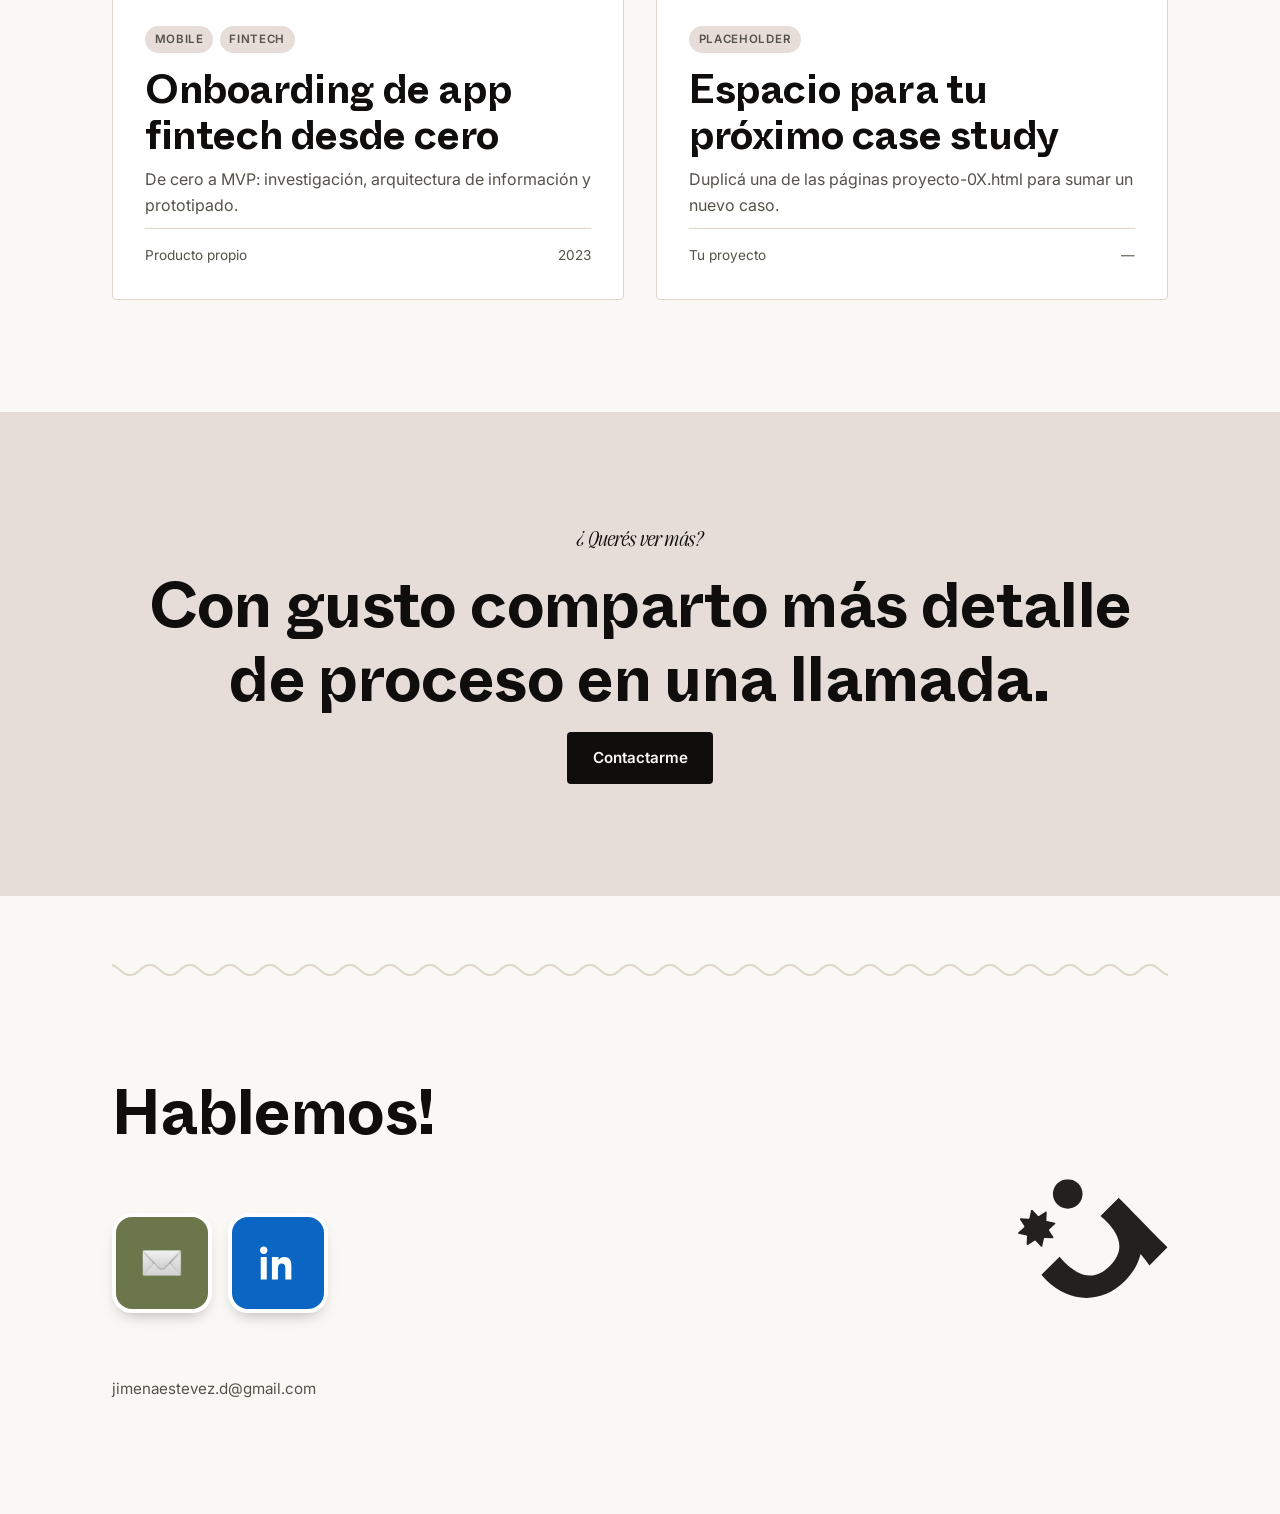
<file: projects.html>
<!DOCTYPE html>
<html lang="es">
<head>
  <meta charset="UTF-8" />
  <meta name="viewport" content="width=device-width, initial-scale=1.0" />
  <title>Proyectos — Jimena Estévez</title>
  <meta name="description" content="Case studies de diseño UX y diseño gráfico de Jimena Estévez." />
  <link rel="preconnect" href="https://fonts.googleapis.com" />
  <link rel="preconnect" href="https://fonts.gstatic.com" crossorigin />
  <link href="https://fonts.googleapis.com/css2?family=Inter:wght@400;500;600;700&display=swap" rel="stylesheet" />
  <link rel="icon" type="image/svg+xml" href="assets/images/favicon.svg" />
  <link rel="stylesheet" href="css/styles.css" />
</head>
<body>

  <div class="header-wrap">
    <header class="site-header">
      <div class="nav">
        <a href="index.html" class="nav-logo">
        <img src="assets/images/Logo-1.svg" alt="Jimena Estévez" />
      </a>
        <button class="nav-toggle" aria-label="Abrir menú">
        <span></span><span></span><span></span>
      </button>
      </div>
    </header>
    <nav class="nav-links">
        <a href="about.html" data-text="Sobre mí">Sobre mí</a>
        <a href="index.html#proyectos" data-text="Proyectos" class="active">Proyectos</a>
        <a href="ai.html" data-text="Trabajando con AI">Trabajando con AI</a>
        <a href="contact.html" data-text="Contacto">Contacto</a>
      </nav>
  </div>

  <main>
    <section class="page-header">
      <div class="wrapper">
        <span class="eyebrow">Portfolio</span>
        <h1>Proyectos</h1>
        <p>
          Una selección de proyectos de producto digital y diseño gráfico en los que trabajé
          en los últimos años, desde research inicial hasta la entrega de interfaces finales.
        </p>
      </div>
    </section>

    <section>
      <div class="wrapper">
        <div class="project-grid">
          <article class="project-card">
            <a href="proyecto-01.html" class="project-thumb" style="--thumb:#f9dec6;">Design System</a>
            <div class="project-body">
              <div class="project-tags">
                <span class="tag">Design System</span>
                <span class="tag">Fintech</span>
              </div>
              <h3><a href="proyecto-01.html">El sistema de diseño satélite de Mercado Pago</a></h3>
              <p>Liderando la creación de un sistema de diseño propio en 3 meses, para salir 4 meses antes que el sistema oficial de Mercado Libre.</p>
              <div class="project-meta">
                <span>Mercado Pago</span>
                <span>2025</span>
              </div>
            </div>
          </article>

          <article class="project-card">
            <a href="proyecto-02.html" class="project-thumb" style="--thumb:#e6d5ec;">Sistema de diseño</a>
            <div class="project-body">
              <div class="project-tags">
                <span class="tag">Design System</span>
                <span class="tag">Escalabilidad</span>
              </div>
              <h3><a href="proyecto-02.html">Sistema de diseño para equipos multiproducto</a></h3>
              <p>Componentes y lineamientos compartidos entre 6 squads para acelerar entregas.</p>
              <div class="project-meta">
                <span>Proyecto freelance</span>
                <span>2024</span>
              </div>
            </div>
          </article>

          <article class="project-card">
            <a href="proyecto-03.html" class="project-thumb" style="--thumb:#e5e9b1;">App fintech</a>
            <div class="project-body">
              <div class="project-tags">
                <span class="tag">Mobile</span>
                <span class="tag">Fintech</span>
              </div>
              <h3><a href="proyecto-03.html">Onboarding de app fintech desde cero</a></h3>
              <p>De cero a MVP: investigación, arquitectura de información y prototipado.</p>
              <div class="project-meta">
                <span>Producto propio</span>
                <span>2023</span>
              </div>
            </div>
          </article>

          <article class="project-card">
            <a href="contact.html" class="project-thumb" style="--thumb:#e6ddd9;">+ Agregar proyecto</a>
            <div class="project-body">
              <div class="project-tags">
                <span class="tag">Placeholder</span>
              </div>
              <h3>Espacio para tu próximo case study</h3>
              <p>Duplicá una de las páginas proyecto-0X.html para sumar un nuevo caso.</p>
              <div class="project-meta">
                <span>Tu proyecto</span>
                <span>—</span>
              </div>
            </div>
          </article>
        </div>
      </div>
    </section>

    <section class="cta-band section-alt">
      <div class="wrapper">
        <span class="eyebrow">¿Querés ver más?</span>
        <h2>Con gusto comparto más detalle de proceso en una llamada.</h2>
        <div class="hero-actions">
          <a href="contact.html" class="btn btn-primary">Contactarme</a>
        </div>
      </div>
    </section>
  </main>

  <footer class="site-footer" id="contacto">
    <div class="wrapper">
      <div class="wave-divider" aria-hidden="true"></div>
      <div class="footer-cta-inner">
        <div>
          <h2>Hablemos!</h2>
          <div class="footer-contact-icons">
            <a href="mailto:jimenaestevez.d@gmail.com" class="footer-icon-btn footer-icon-email" aria-label="Enviar email">
              <img src="assets/images/email-icon.png" alt="" />
            </a>
            <a href="https://www.linkedin.com/" target="_blank" rel="noopener" class="footer-icon-btn footer-icon-linkedin" aria-label="LinkedIn">
              <svg viewBox="0 0 24 24" fill="white">
                <path d="M4.98 3.5C4.98 4.88 3.87 6 2.5 6S0 4.88 0 3.5 1.12 1 2.5 1s2.48 1.12 2.48 2.5zM.5 8h4V23h-4V8zM8.5 8h3.8v2.06h.05c.53-1 1.83-2.06 3.77-2.06 4.03 0 4.78 2.65 4.78 6.1V23h-4v-6.9c0-1.65-.03-3.77-2.3-3.77-2.3 0-2.65 1.8-2.65 3.65V23h-4V8z"/>
              </svg>
            </a>
          </div>
          <p class="footer-email">jimenaestevez.d@gmail.com</p>
        </div>
        <img src="assets/images/Logo.svg" alt="" class="footer-mark" aria-hidden="true" />
      </div>
    </div>
  </footer>

  <script src="js/main.js"></script>
</body>
</html>
</file>
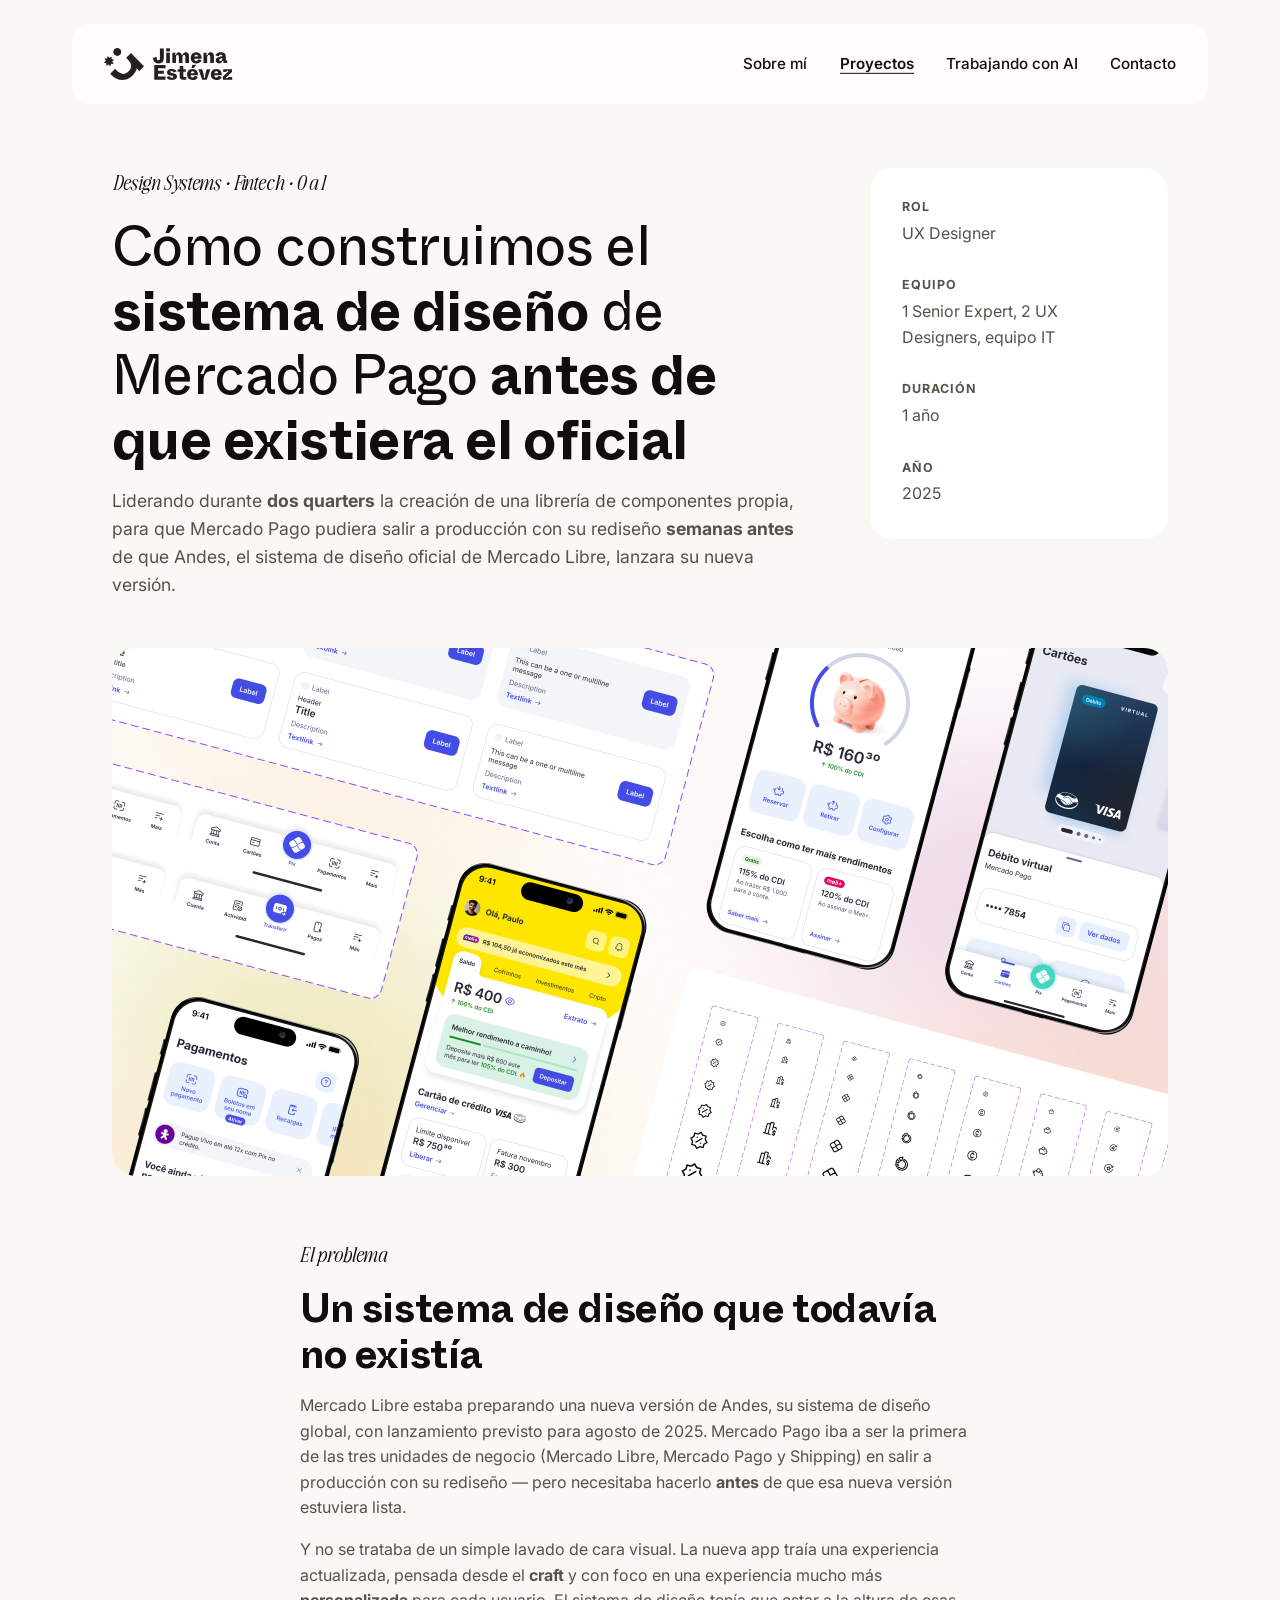
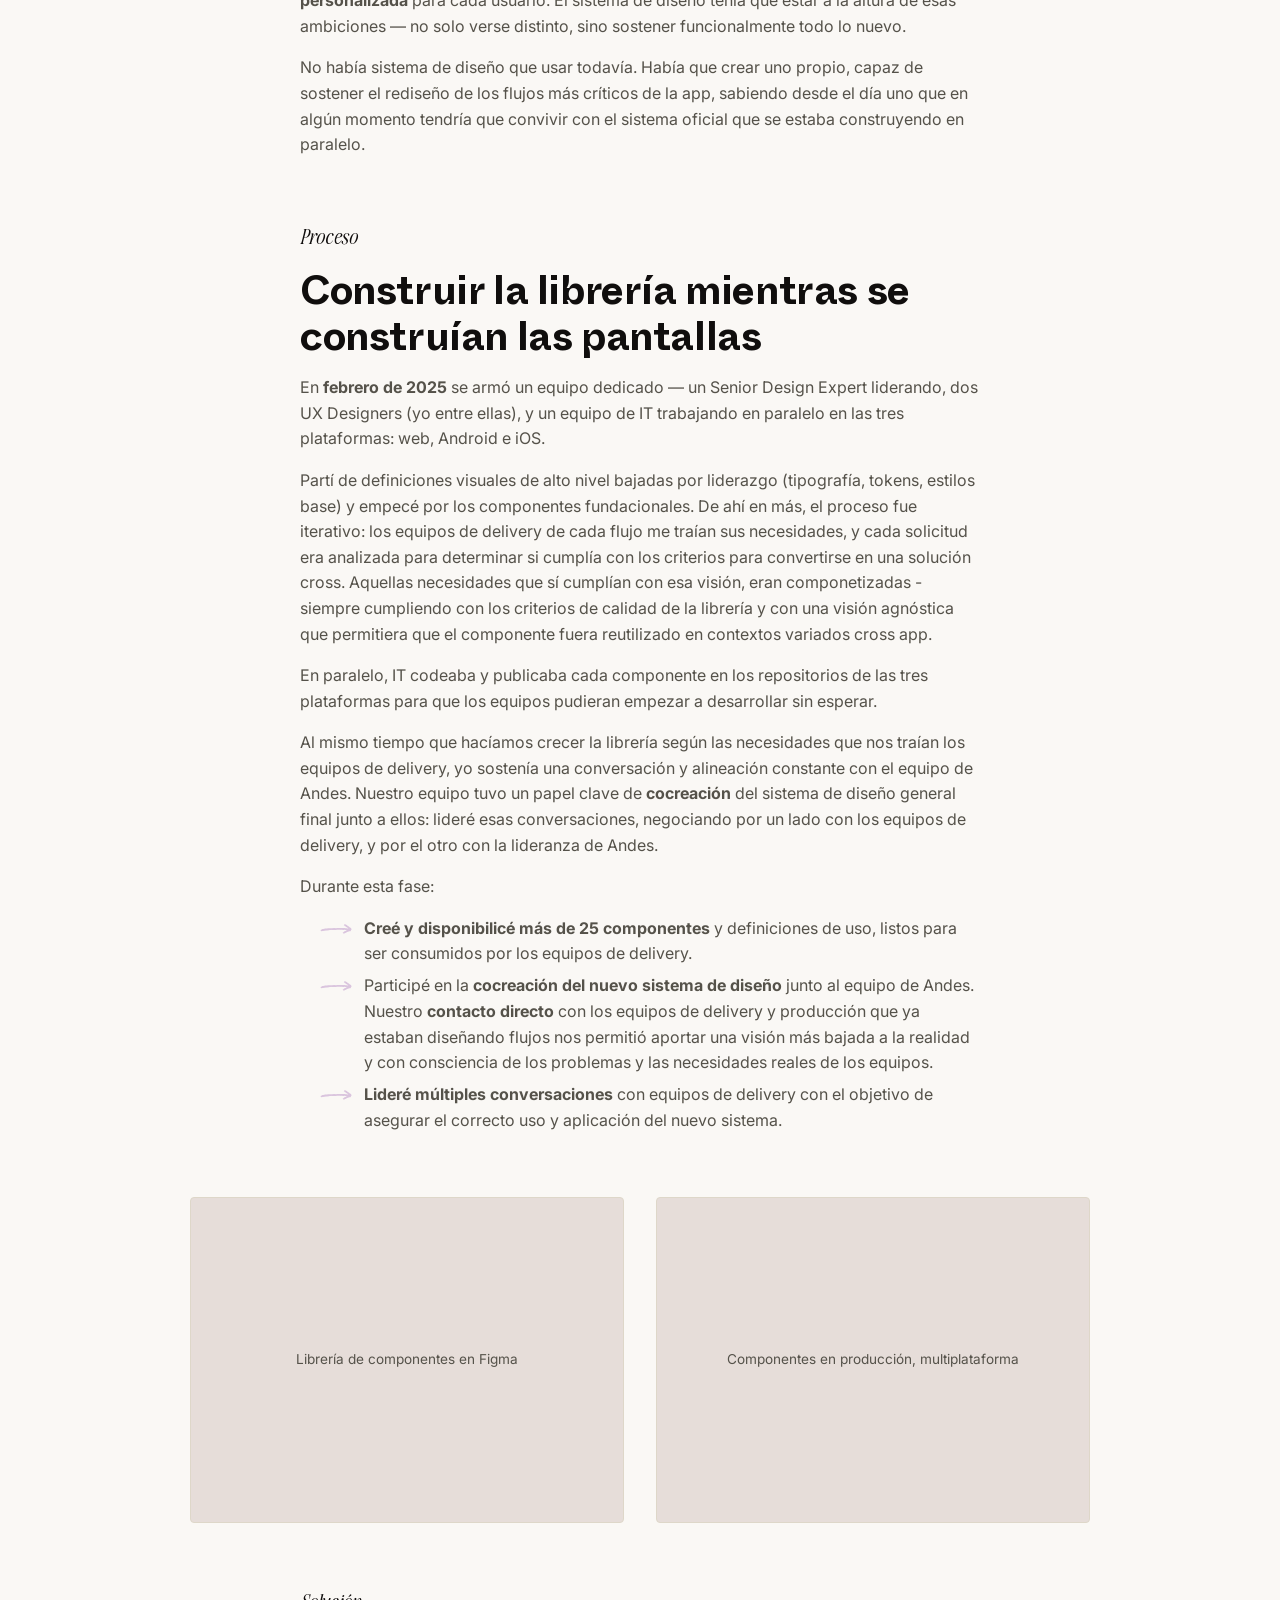
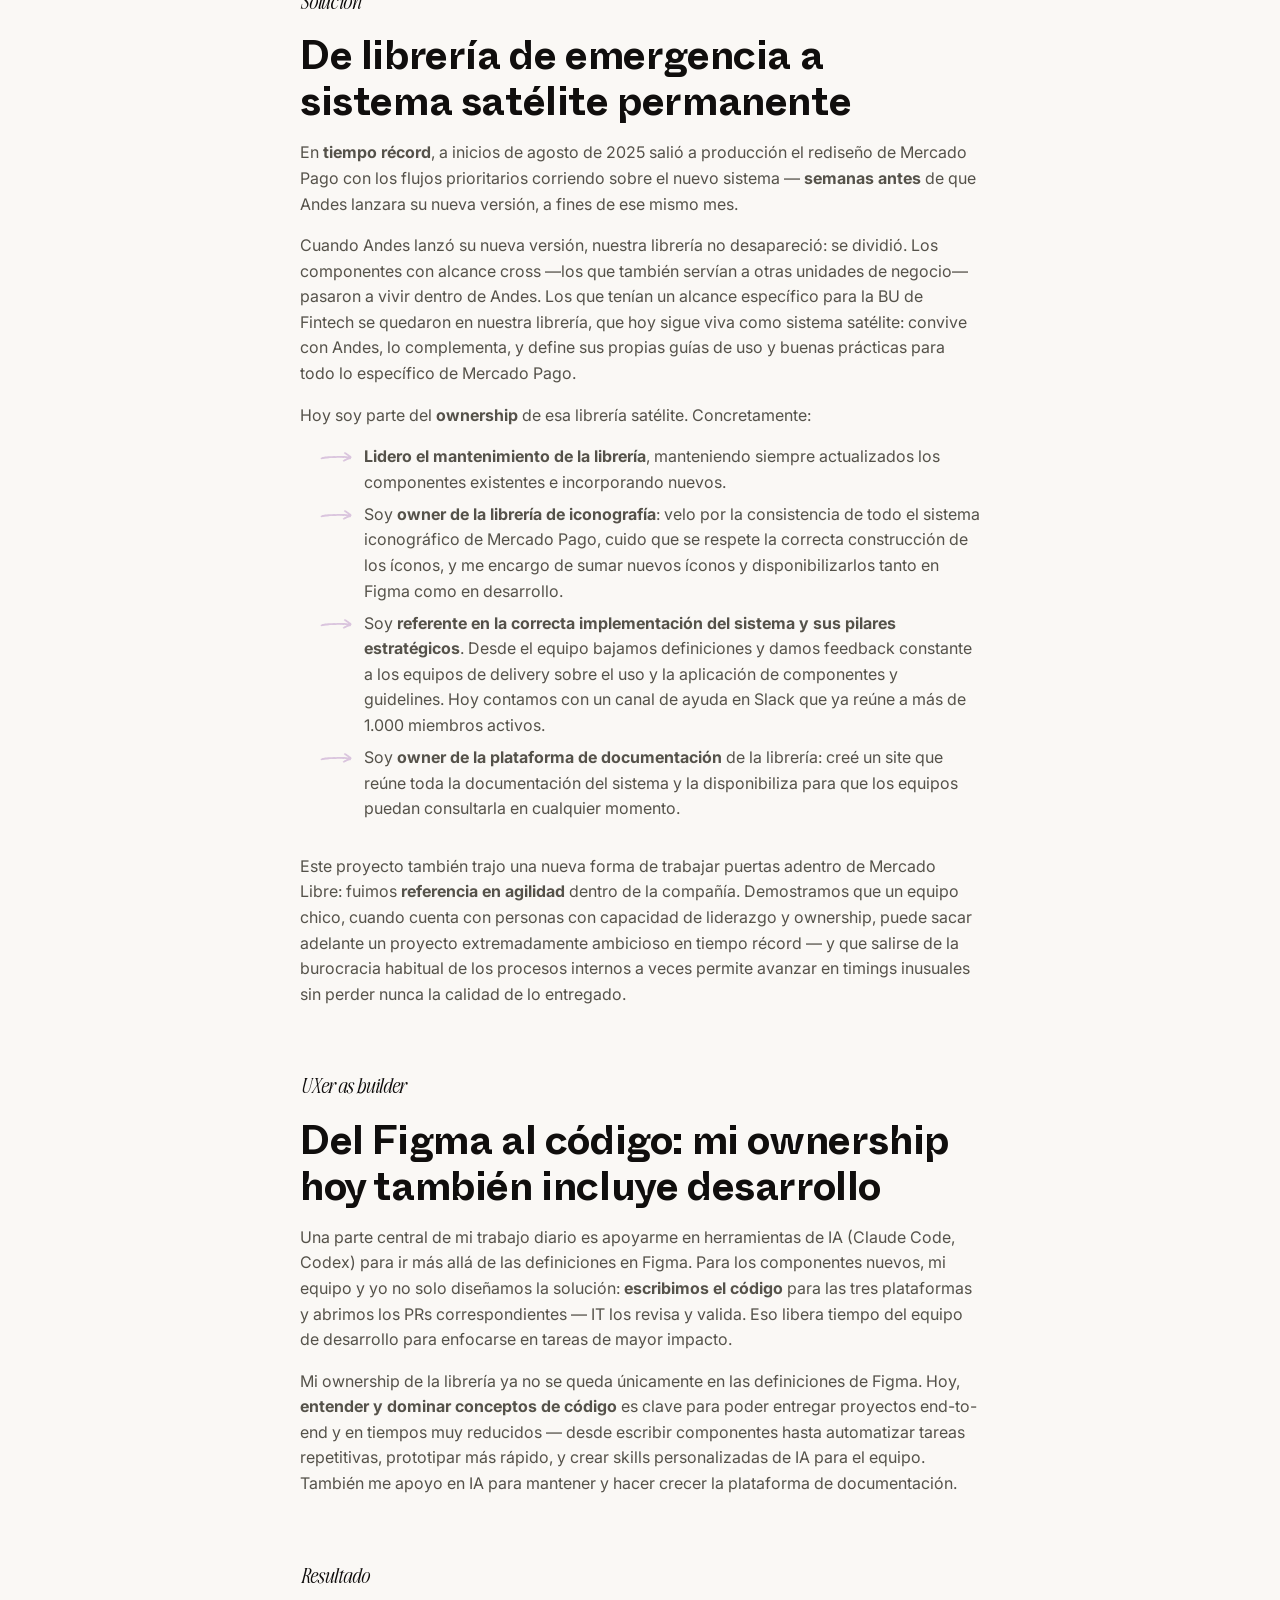
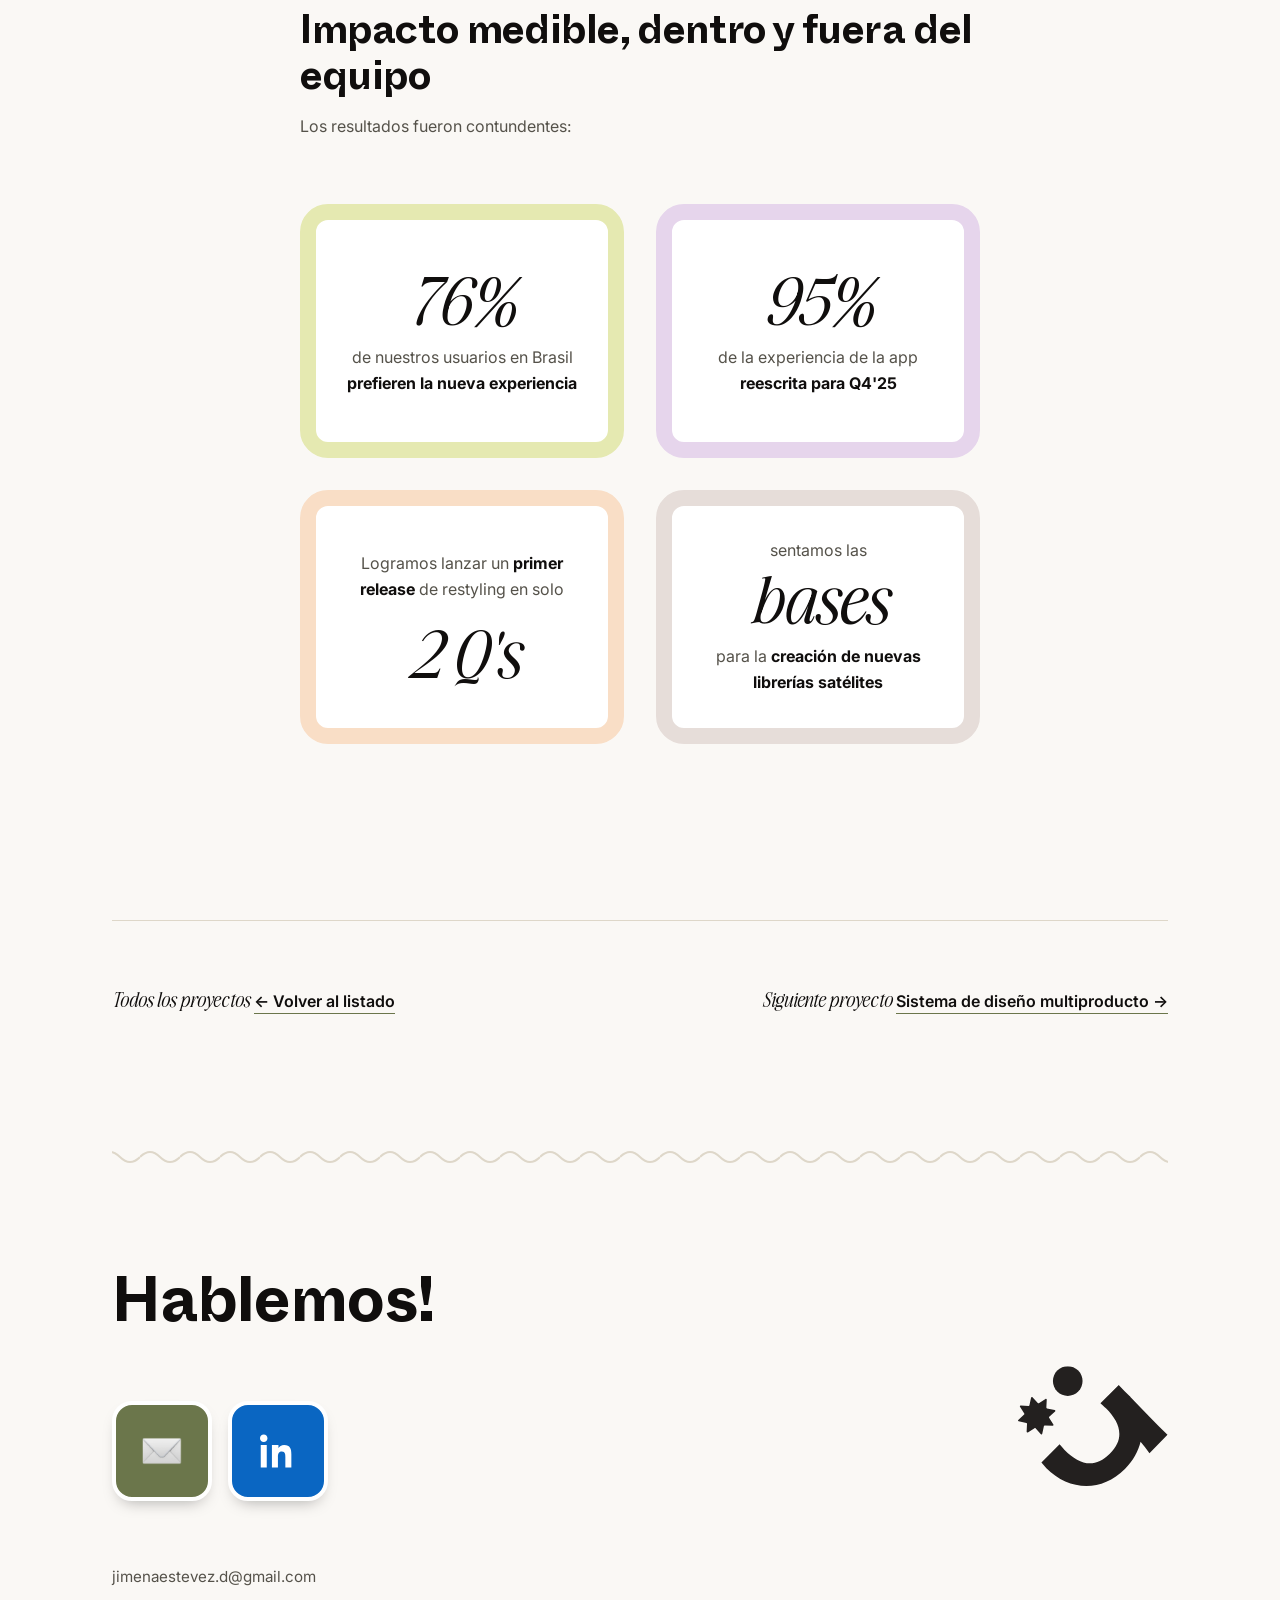
<file: proyecto-01.html>
<!DOCTYPE html>
<html lang="es">
<head>
  <meta charset="UTF-8" />
  <meta name="viewport" content="width=device-width, initial-scale=1.0" />
  <title>Sistema de diseño de Mercado Pago — Jimena Estévez</title>
  <meta name="description" content="Case study: cómo construimos el sistema de diseño de Mercado Pago en 3 meses, antes de que existiera el sistema oficial de Mercado Libre." />
  <link rel="preconnect" href="https://fonts.googleapis.com" />
  <link rel="preconnect" href="https://fonts.gstatic.com" crossorigin />
  <link href="https://fonts.googleapis.com/css2?family=Inter:wght@400;500;600;700&display=swap" rel="stylesheet" />
  <link rel="icon" type="image/svg+xml" href="assets/images/favicon.svg" />
  <link rel="stylesheet" href="css/styles.css" />
</head>
<body>

  <div class="header-wrap">
    <header class="site-header">
      <div class="nav">
        <a href="index.html" class="nav-logo">
        <img src="assets/images/Logo-1.svg" alt="Jimena Estévez" />
      </a>
        <button class="nav-toggle" aria-label="Abrir menú">
        <span></span><span></span><span></span>
      </button>
      </div>
    </header>
    <nav class="nav-links">
        <a href="about.html" data-text="Sobre mí">Sobre mí</a>
        <a href="index.html#proyectos" data-text="Proyectos" class="active">Proyectos</a>
        <a href="ai.html" data-text="Trabajando con AI">Trabajando con AI</a>
        <a href="contact.html" data-text="Contacto">Contacto</a>
      </nav>
  </div>

  <main>
    <section class="case-hero">
      <div class="wrapper">
        <div class="case-hero-grid">
          <div class="case-hero-text">
            <span class="eyebrow">Design Systems · Fintech · 0 a 1</span>
            <div class="case-hero-title-block">
              <h1>Cómo construimos el <strong>sistema de diseño</strong> de Mercado Pago <strong>antes de que existiera el oficial</strong></h1>
              <p style="margin-top: 1rem; font-size: 1.1rem;">
                Liderando durante <strong>dos quarters</strong> la creación de una librería de
                componentes propia, para que Mercado Pago pudiera salir a producción con su rediseño
                <strong>semanas antes</strong> de que Andes, el sistema de diseño oficial de Mercado
                Libre, lanzara su nueva versión.
              </p>
            </div>
          </div>

          <div class="case-hero-meta-card">
            <div class="case-meta-item">
              <h4>Rol</h4>
              <p>UX Designer</p>
            </div>
            <div class="case-meta-item">
              <h4>Equipo</h4>
              <p>1 Senior Expert, 2 UX Designers, equipo IT</p>
            </div>
            <div class="case-meta-item">
              <h4>Duración</h4>
              <p>1 año</p>
            </div>
            <div class="case-meta-item">
              <h4>Año</h4>
              <p>2025</p>
            </div>
          </div>
        </div>
      </div>
    </section>

    <div class="wrapper">
      <div class="case-cover" style="--thumb:#f9dec6;">
        <img src="assets/images/proyecto-01-cover.jpg" alt="Pantallas de la app de Mercado Pago rediseñadas con el nuevo sistema de diseño" />
      </div>
    </div>

    <section style="padding-top: 0;">
      <div class="case-block">
        <span class="eyebrow">El problema</span>
        <h2>Un sistema de diseño que todavía no existía</h2>
        <p>
          Mercado Libre estaba preparando una nueva versión de Andes, su sistema de diseño
          global, con lanzamiento previsto para agosto de 2025. Mercado Pago iba a ser la
          primera de las tres unidades de negocio (Mercado Libre, Mercado Pago y Shipping) en
          salir a producción con su rediseño — pero necesitaba hacerlo <strong>antes</strong> de
          que esa nueva versión estuviera lista.
        </p>
        <p>
          Y no se trataba de un simple lavado de cara visual. La nueva app traía una experiencia
          actualizada, pensada desde el <strong>craft</strong> y con foco en una experiencia
          mucho más <strong>personalizada</strong> para cada usuario. El sistema de diseño tenía
          que estar a la altura de esas ambiciones — no solo verse distinto, sino sostener
          funcionalmente todo lo nuevo.
        </p>
        <p>
          No había sistema de diseño que usar todavía. Había que crear uno propio, capaz de
          sostener el rediseño de los flujos más críticos de la app, sabiendo desde el día uno
          que en algún momento tendría que convivir con el sistema oficial que se estaba
          construyendo en paralelo.
        </p>
      </div>

      <div class="case-block">
        <span class="eyebrow">Proceso</span>
        <h2>Construir la librería mientras se construían las pantallas</h2>
        <p>
          En <strong>febrero de 2025</strong> se armó un equipo dedicado — un Senior Design
          Expert liderando, dos UX Designers (yo entre ellas), y un equipo de IT trabajando en
          paralelo en las tres plataformas: web, Android e iOS.
        </p>
        <p>
          Partí de definiciones visuales de alto nivel bajadas por liderazgo (tipografía,
          tokens, estilos base) y empecé por los componentes fundacionales. De ahí en más, el
          proceso fue iterativo: los equipos de delivery de cada flujo me traían sus
          necesidades, y cada solicitud era analizada para determinar si cumplía con los
          criterios para convertirse en una solución cross. Aquellas necesidades que sí cumplían
          con esa visión, eran componetizadas -siempre cumpliendo con los criterios de calidad
          de la librería y con una visión agnóstica que permitiera que el componente fuera
          reutilizado en contextos variados cross app.
        </p>
        <p>
          En paralelo, IT codeaba y publicaba cada componente en los repositorios de las tres
          plataformas para que los equipos pudieran empezar a desarrollar sin esperar.
        </p>
        <p>
          Al mismo tiempo que hacíamos crecer la librería según las necesidades que nos traían
          los equipos de delivery, yo sostenía una conversación y alineación constante con el
          equipo de Andes. Nuestro equipo tuvo un papel clave de <strong>cocreación</strong> del
          sistema de diseño general final junto a ellos: lideré esas conversaciones, negociando
          por un lado con los equipos de delivery, y por el otro con la lideranza de Andes.
        </p>
        <p>Durante esta fase:</p>
        <ul>
          <li><strong>Creé y disponibilicé más de 25 componentes</strong> y definiciones de uso, listos para ser consumidos por los equipos de delivery.</li>
          <li>Participé en la <strong>cocreación del nuevo sistema de diseño</strong> junto al equipo de Andes. Nuestro <strong>contacto directo</strong> con los equipos de delivery y producción que ya estaban diseñando flujos nos permitió aportar una visión más bajada a la realidad y con consciencia de los problemas y las necesidades reales de los equipos.</li>
          <li><strong>Lideré múltiples conversaciones</strong> con equipos de delivery con el objetivo de asegurar el correcto uso y aplicación del nuevo sistema.</li>
        </ul>
      </div>

      <div class="case-image-row">
        <div class="case-image">Librería de componentes en Figma</div>
        <div class="case-image">Componentes en producción, multiplataforma</div>
      </div>

      <div class="case-block">
        <span class="eyebrow">Solución</span>
        <h2>De librería de emergencia a sistema satélite permanente</h2>
        <p>
          En <strong>tiempo récord</strong>, a inicios de agosto de 2025 salió a producción el
          rediseño de Mercado Pago con los flujos prioritarios corriendo sobre el nuevo sistema
          — <strong>semanas antes</strong> de que Andes lanzara su nueva versión, a fines de ese
          mismo mes.
        </p>
        <p>
          Cuando Andes lanzó su nueva versión, nuestra librería no desapareció: se dividió. Los
          componentes con alcance cross —los que también servían a otras unidades de negocio—
          pasaron a vivir dentro de Andes. Los que tenían un alcance específico para la BU de
          Fintech se quedaron en nuestra librería, que hoy sigue viva como sistema satélite:
          convive con Andes, lo complementa, y define sus propias guías de uso y buenas
          prácticas para todo lo específico de Mercado Pago.
        </p>
        <p>
          Hoy soy parte del <strong>ownership</strong> de esa librería satélite. Concretamente:
        </p>
        <ul>
          <li><strong>Lidero el mantenimiento de la librería</strong>, manteniendo siempre actualizados los componentes existentes e incorporando nuevos.</li>
          <li>Soy <strong>owner de la librería de iconografía</strong>: velo por la consistencia de todo el sistema iconográfico de Mercado Pago, cuido que se respete la correcta construcción de los íconos, y me encargo de sumar nuevos íconos y disponibilizarlos tanto en Figma como en desarrollo.</li>
          <li>Soy <strong>referente en la correcta implementación del sistema y sus pilares estratégicos</strong>. Desde el equipo bajamos definiciones y damos feedback constante a los equipos de delivery sobre el uso y la aplicación de componentes y guidelines. Hoy contamos con un canal de ayuda en Slack que ya reúne a más de 1.000 miembros activos.</li>
          <li>Soy <strong>owner de la plataforma de documentación</strong> de la librería: creé un site que reúne toda la documentación del sistema y la disponibiliza para que los equipos puedan consultarla en cualquier momento.</li>
        </ul>
        <p>
          Este proyecto también trajo una nueva forma de trabajar puertas adentro de Mercado
          Libre: fuimos <strong>referencia en agilidad</strong> dentro de la compañía.
          Demostramos que un equipo chico, cuando cuenta con personas con capacidad de
          liderazgo y ownership, puede sacar adelante un proyecto extremadamente ambicioso en
          tiempo récord — y que salirse de la burocracia habitual de los procesos internos a
          veces permite avanzar en timings inusuales sin perder nunca la calidad de lo
          entregado.
        </p>
      </div>

      <div class="case-block">
        <span class="eyebrow">UXer as builder</span>
        <h2>Del Figma al código: mi ownership hoy también incluye desarrollo</h2>
        <p>
          Una parte central de mi trabajo diario es apoyarme en herramientas de IA (Claude
          Code, Codex) para ir más allá de las definiciones en Figma. Para los componentes
          nuevos, mi equipo y yo no solo diseñamos la solución: <strong>escribimos el
          código</strong> para las tres plataformas y abrimos los PRs correspondientes — IT los
          revisa y valida. Eso libera tiempo del equipo de desarrollo para enfocarse en tareas
          de mayor impacto.
        </p>
        <p>
          Mi ownership de la librería ya no se queda únicamente en las definiciones de Figma.
          Hoy, <strong>entender y dominar conceptos de código</strong> es clave para poder
          entregar proyectos end-to-end y en tiempos muy reducidos — desde escribir componentes
          hasta automatizar tareas repetitivas, prototipar más rápido, y crear skills
          personalizadas de IA para el equipo. También me apoyo en IA para mantener y hacer
          crecer la plataforma de documentación.
        </p>
      </div>

      <div class="case-block">
        <span class="eyebrow">Resultado</span>
        <h2>Impacto medible, dentro y fuera del equipo</h2>
        <p>Los resultados fueron contundentes:</p>
      </div>

      <div class="case-results-grid">
        <div class="case-result-card" style="--panel:#e5e9b1;">
          <p class="case-stat">76%</p>
          <p class="case-stat-caption">de nuestros usuarios en Brasil <strong>prefieren la nueva experiencia</strong></p>
        </div>
        <div class="case-result-card" style="--panel:#e6d5ec;">
          <p class="case-stat">95%</p>
          <p class="case-stat-caption">de la experiencia de la app <strong>reescrita para Q4'25</strong></p>
        </div>
        <div class="case-result-card" style="--panel:#f9dec6;">
          <p class="case-stat-caption">Logramos lanzar un <strong>primer release</strong> de restyling en solo</p>
          <p class="case-stat">2 Q's</p>
        </div>
        <div class="case-result-card" style="--panel:#e6ddd9;">
          <p class="case-stat-caption tight">sentamos las</p>
          <p class="case-stat">bases</p>
          <p class="case-stat-caption">para la <strong>creación de nuevas librerías satélites</strong></p>
        </div>
      </div>
    </section>

    <div class="wrapper">
      <div class="case-nav">
        <div class="case-nav-link">
          <span class="eyebrow">Todos los proyectos</span>
          <a href="projects.html" class="btn-link">← Volver al listado</a>
        </div>
        <div class="case-nav-link next">
          <span class="eyebrow">Siguiente proyecto</span>
          <a href="proyecto-02.html" class="btn-link">Sistema de diseño multiproducto →</a>
        </div>
      </div>
    </div>
  </main>

  <footer class="site-footer" id="contacto">
    <div class="wrapper">
      <div class="wave-divider" aria-hidden="true"></div>
      <div class="footer-cta-inner">
        <div>
          <h2>Hablemos!</h2>
          <div class="footer-contact-icons">
            <a href="mailto:jimenaestevez.d@gmail.com" class="footer-icon-btn footer-icon-email" aria-label="Enviar email">
              <img src="assets/images/email-icon.png" alt="" />
            </a>
            <a href="https://www.linkedin.com/" target="_blank" rel="noopener" class="footer-icon-btn footer-icon-linkedin" aria-label="LinkedIn">
              <svg viewBox="0 0 24 24" fill="white">
                <path d="M4.98 3.5C4.98 4.88 3.87 6 2.5 6S0 4.88 0 3.5 1.12 1 2.5 1s2.48 1.12 2.48 2.5zM.5 8h4V23h-4V8zM8.5 8h3.8v2.06h.05c.53-1 1.83-2.06 3.77-2.06 4.03 0 4.78 2.65 4.78 6.1V23h-4v-6.9c0-1.65-.03-3.77-2.3-3.77-2.3 0-2.65 1.8-2.65 3.65V23h-4V8z"/>
              </svg>
            </a>
          </div>
          <p class="footer-email">jimenaestevez.d@gmail.com</p>
        </div>
        <img src="assets/images/Logo.svg" alt="" class="footer-mark" aria-hidden="true" />
      </div>
    </div>
  </footer>

  <script src="js/main.js"></script>
</body>
</html>
</file>
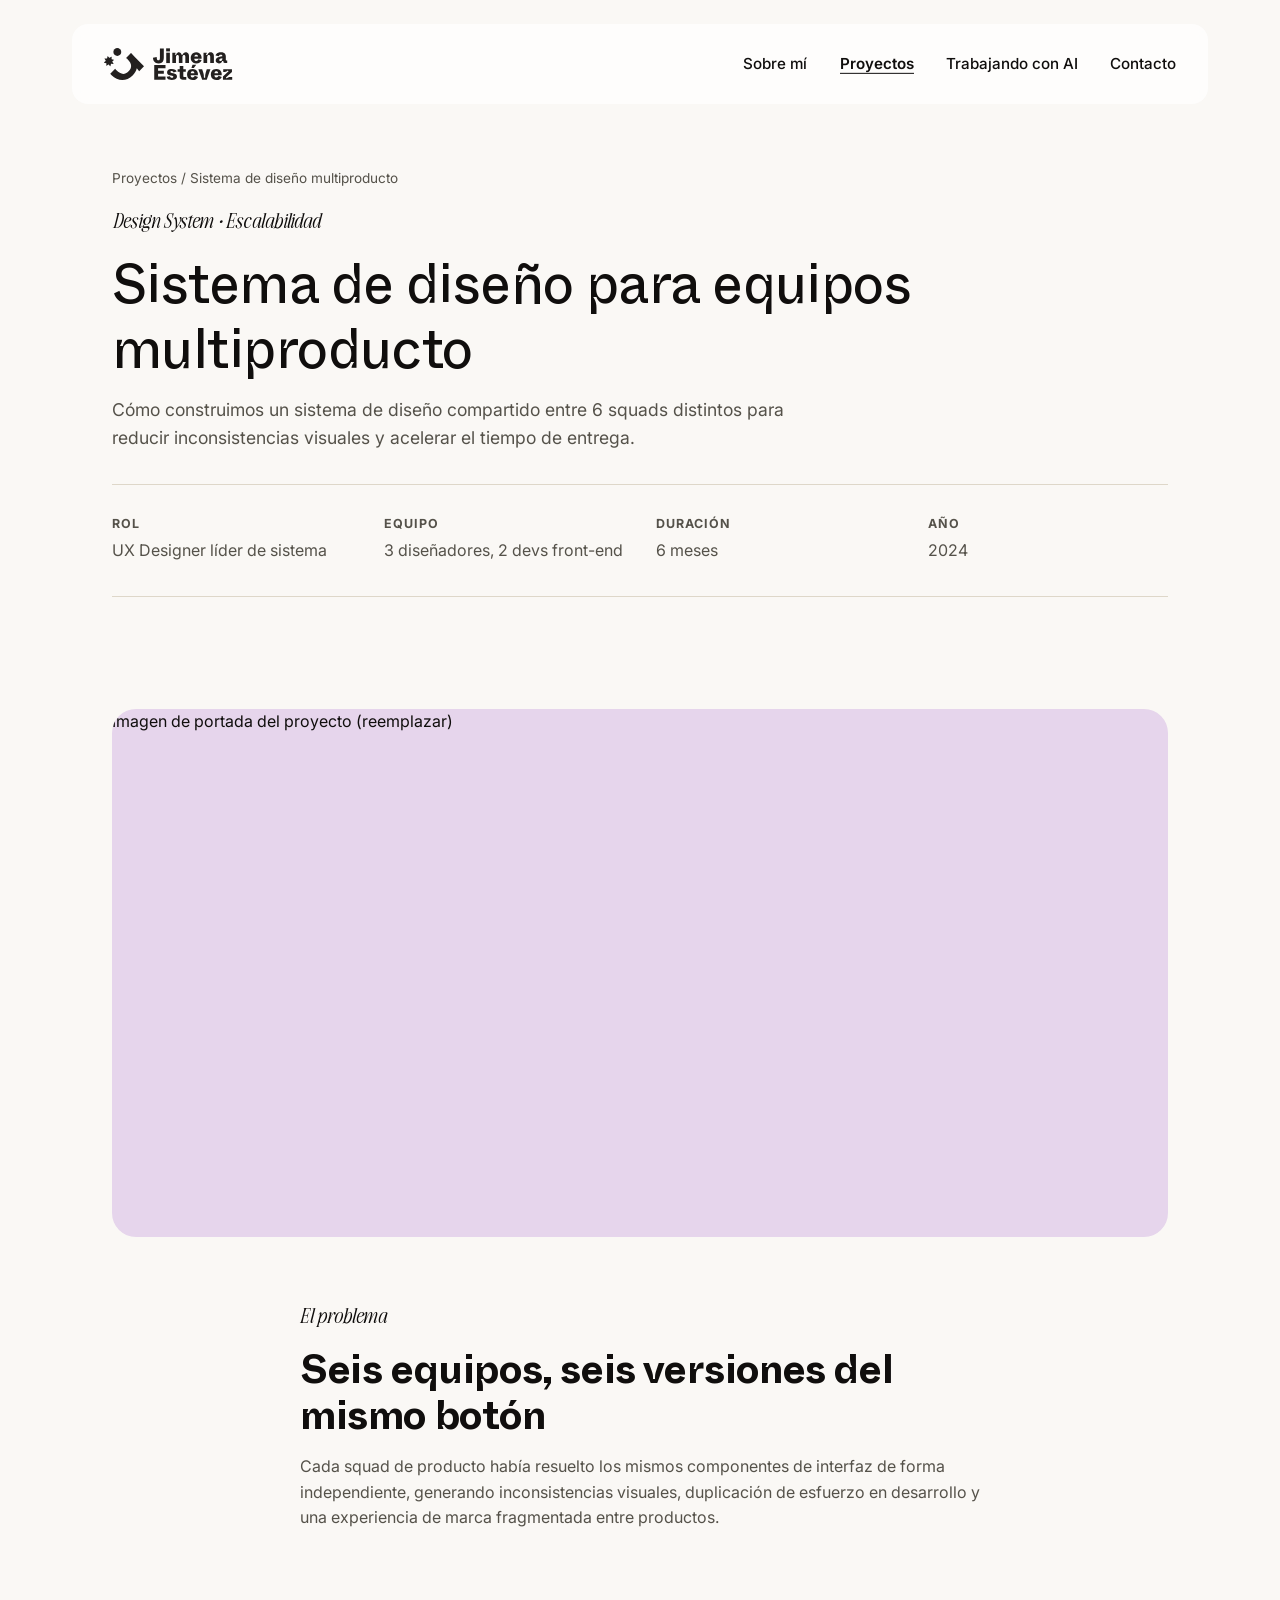
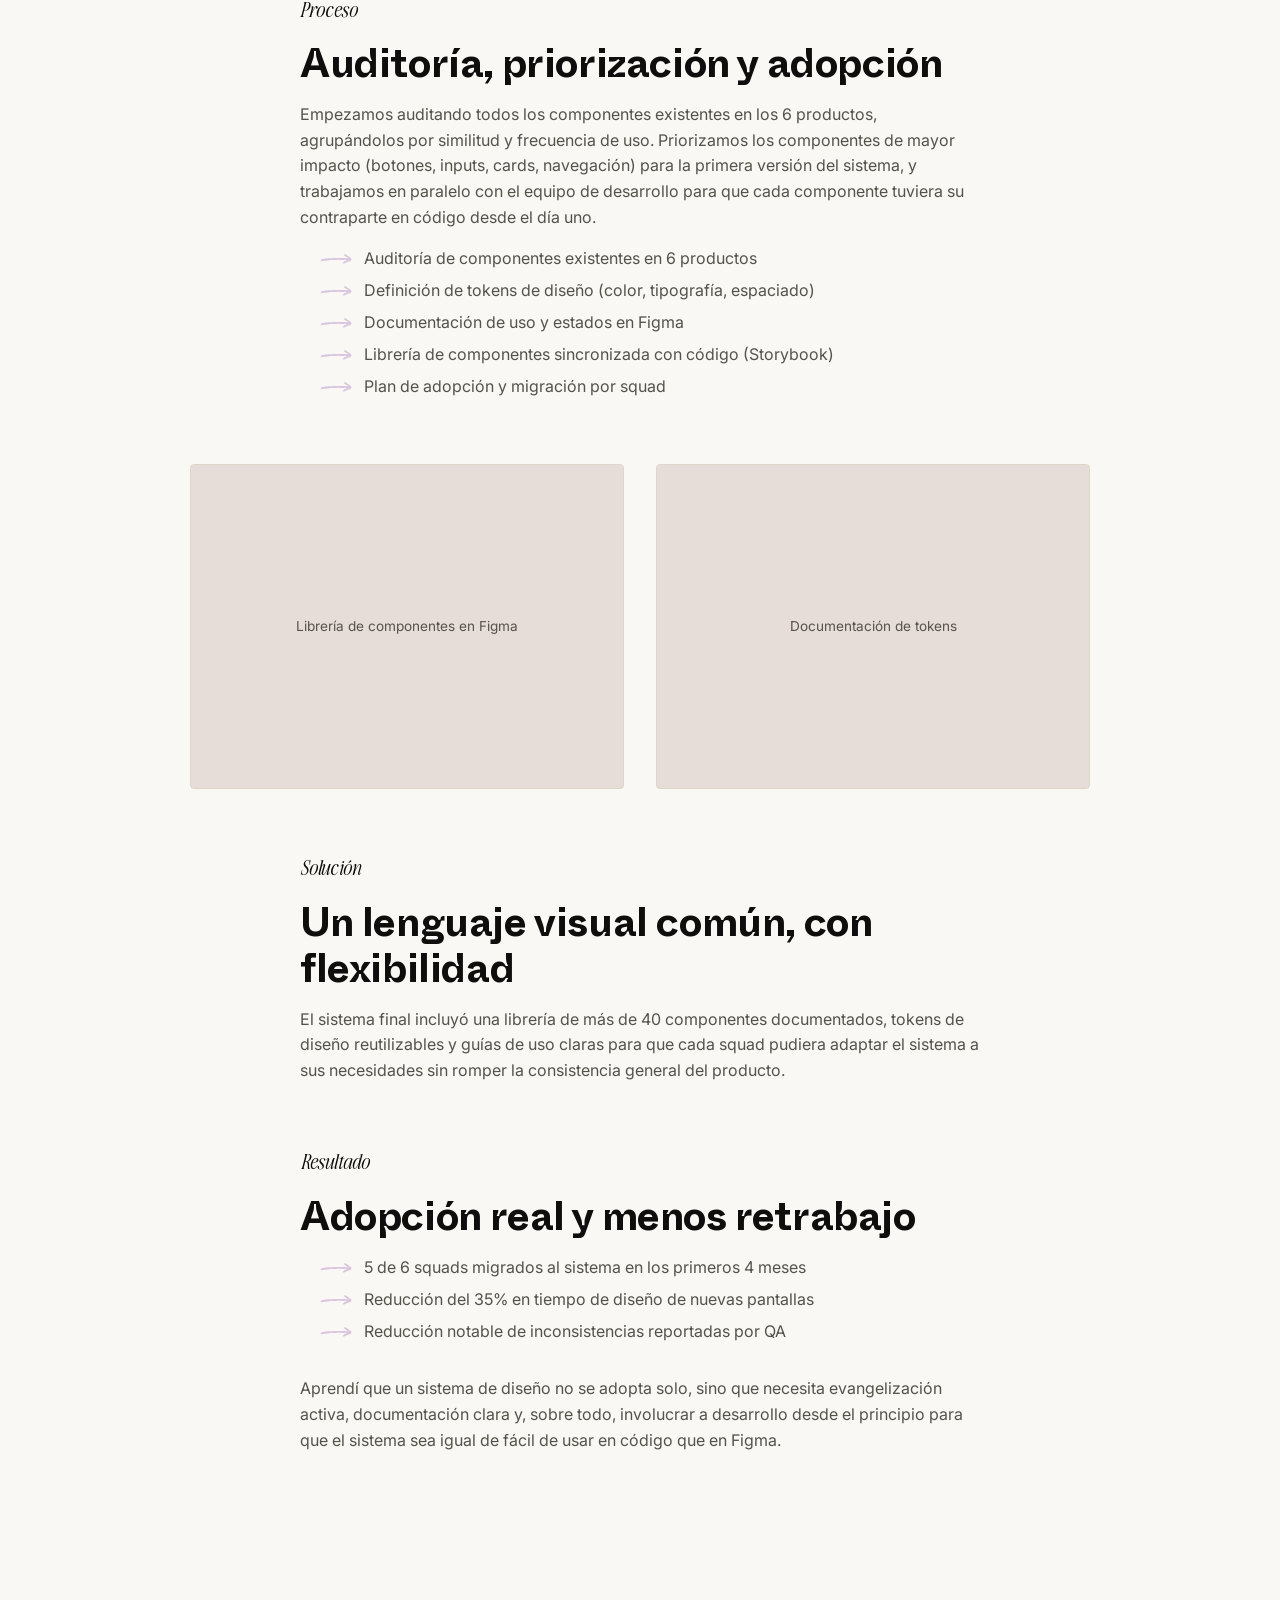
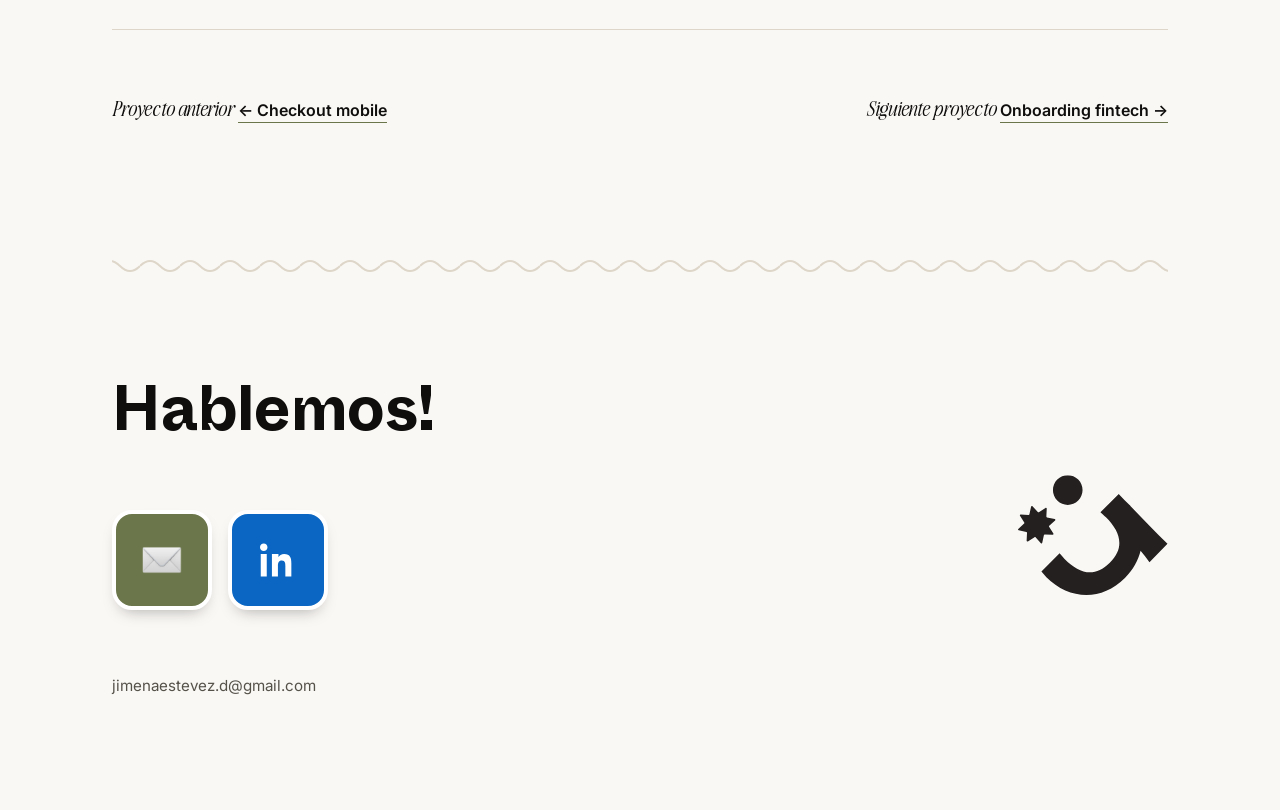
<file: proyecto-02.html>
<!DOCTYPE html>
<html lang="es">
<head>
  <meta charset="UTF-8" />
  <meta name="viewport" content="width=device-width, initial-scale=1.0" />
  <title>Sistema de diseño multiproducto — Jimena Estévez</title>
  <meta name="description" content="Case study: sistema de diseño compartido entre 6 squads para acelerar entregas." />
  <link rel="preconnect" href="https://fonts.googleapis.com" />
  <link rel="preconnect" href="https://fonts.gstatic.com" crossorigin />
  <link href="https://fonts.googleapis.com/css2?family=Inter:wght@400;500;600;700&display=swap" rel="stylesheet" />
  <link rel="icon" type="image/svg+xml" href="assets/images/favicon.svg" />
  <link rel="stylesheet" href="css/styles.css" />
</head>
<body>

  <div class="header-wrap">
    <header class="site-header">
      <div class="nav">
        <a href="index.html" class="nav-logo">
        <img src="assets/images/Logo-1.svg" alt="Jimena Estévez" />
      </a>
        <button class="nav-toggle" aria-label="Abrir menú">
        <span></span><span></span><span></span>
      </button>
      </div>
    </header>
    <nav class="nav-links">
        <a href="about.html" data-text="Sobre mí">Sobre mí</a>
        <a href="index.html#proyectos" data-text="Proyectos" class="active">Proyectos</a>
        <a href="ai.html" data-text="Trabajando con AI">Trabajando con AI</a>
        <a href="contact.html" data-text="Contacto">Contacto</a>
      </nav>
  </div>

  <main>
    <section class="case-hero">
      <div class="wrapper">
        <div class="breadcrumb"><a href="projects.html">Proyectos</a> / Sistema de diseño multiproducto</div>
        <span class="eyebrow">Design System · Escalabilidad</span>
        <h1>Sistema de diseño para equipos multiproducto</h1>
        <p style="margin-top: 1rem; font-size: 1.1rem;">
          Cómo construimos un sistema de diseño compartido entre 6 squads distintos para
          reducir inconsistencias visuales y acelerar el tiempo de entrega.
        </p>

        <div class="case-meta-grid">
          <div class="case-meta-item">
            <h4>Rol</h4>
            <p>UX Designer líder de sistema</p>
          </div>
          <div class="case-meta-item">
            <h4>Equipo</h4>
            <p>3 diseñadores, 2 devs front-end</p>
          </div>
          <div class="case-meta-item">
            <h4>Duración</h4>
            <p>6 meses</p>
          </div>
          <div class="case-meta-item">
            <h4>Año</h4>
            <p>2024</p>
          </div>
        </div>
      </div>
    </section>

    <div class="wrapper">
      <div class="case-cover" style="--thumb:#e6d5ec;" aria-hidden="true">
        Imagen de portada del proyecto (reemplazar)
      </div>
    </div>

    <section style="padding-top: 0;">
      <div class="case-block">
        <span class="eyebrow">El problema</span>
        <h2>Seis equipos, seis versiones del mismo botón</h2>
        <p>
          Cada squad de producto había resuelto los mismos componentes de interfaz de forma
          independiente, generando inconsistencias visuales, duplicación de esfuerzo en
          desarrollo y una experiencia de marca fragmentada entre productos.
        </p>
      </div>

      <div class="case-block">
        <span class="eyebrow">Proceso</span>
        <h2>Auditoría, priorización y adopción</h2>
        <p>
          Empezamos auditando todos los componentes existentes en los 6 productos, agrupándolos
          por similitud y frecuencia de uso. Priorizamos los componentes de mayor impacto
          (botones, inputs, cards, navegación) para la primera versión del sistema, y trabajamos
          en paralelo con el equipo de desarrollo para que cada componente tuviera su
          contraparte en código desde el día uno.
        </p>
        <ul>
          <li>Auditoría de componentes existentes en 6 productos</li>
          <li>Definición de tokens de diseño (color, tipografía, espaciado)</li>
          <li>Documentación de uso y estados en Figma</li>
          <li>Librería de componentes sincronizada con código (Storybook)</li>
          <li>Plan de adopción y migración por squad</li>
        </ul>
      </div>

      <div class="case-image-row">
        <div class="case-image">Librería de componentes en Figma</div>
        <div class="case-image">Documentación de tokens</div>
      </div>

      <div class="case-block">
        <span class="eyebrow">Solución</span>
        <h2>Un lenguaje visual común, con flexibilidad</h2>
        <p>
          El sistema final incluyó una librería de más de 40 componentes documentados, tokens
          de diseño reutilizables y guías de uso claras para que cada squad pudiera adaptar el
          sistema a sus necesidades sin romper la consistencia general del producto.
        </p>
      </div>

      <div class="case-block">
        <span class="eyebrow">Resultado</span>
        <h2>Adopción real y menos retrabajo</h2>
        <ul>
          <li>5 de 6 squads migrados al sistema en los primeros 4 meses</li>
          <li>Reducción del 35% en tiempo de diseño de nuevas pantallas</li>
          <li>Reducción notable de inconsistencias reportadas por QA</li>
        </ul>
        <p>
          Aprendí que un sistema de diseño no se adopta solo, sino que necesita evangelización
          activa, documentación clara y, sobre todo, involucrar a desarrollo desde el principio
          para que el sistema sea igual de fácil de usar en código que en Figma.
        </p>
      </div>
    </section>

    <div class="wrapper">
      <div class="case-nav">
        <div class="case-nav-link">
          <span class="eyebrow">Proyecto anterior</span>
          <a href="proyecto-01.html" class="btn-link">← Checkout mobile</a>
        </div>
        <div class="case-nav-link next">
          <span class="eyebrow">Siguiente proyecto</span>
          <a href="proyecto-03.html" class="btn-link">Onboarding fintech →</a>
        </div>
      </div>
    </div>
  </main>

  <footer class="site-footer" id="contacto">
    <div class="wrapper">
      <div class="wave-divider" aria-hidden="true"></div>
      <div class="footer-cta-inner">
        <div>
          <h2>Hablemos!</h2>
          <div class="footer-contact-icons">
            <a href="mailto:jimenaestevez.d@gmail.com" class="footer-icon-btn footer-icon-email" aria-label="Enviar email">
              <img src="assets/images/email-icon.png" alt="" />
            </a>
            <a href="https://www.linkedin.com/" target="_blank" rel="noopener" class="footer-icon-btn footer-icon-linkedin" aria-label="LinkedIn">
              <svg viewBox="0 0 24 24" fill="white">
                <path d="M4.98 3.5C4.98 4.88 3.87 6 2.5 6S0 4.88 0 3.5 1.12 1 2.5 1s2.48 1.12 2.48 2.5zM.5 8h4V23h-4V8zM8.5 8h3.8v2.06h.05c.53-1 1.83-2.06 3.77-2.06 4.03 0 4.78 2.65 4.78 6.1V23h-4v-6.9c0-1.65-.03-3.77-2.3-3.77-2.3 0-2.65 1.8-2.65 3.65V23h-4V8z"/>
              </svg>
            </a>
          </div>
          <p class="footer-email">jimenaestevez.d@gmail.com</p>
        </div>
        <img src="assets/images/Logo.svg" alt="" class="footer-mark" aria-hidden="true" />
      </div>
    </div>
  </footer>

  <script src="js/main.js"></script>
</body>
</html>
</file>
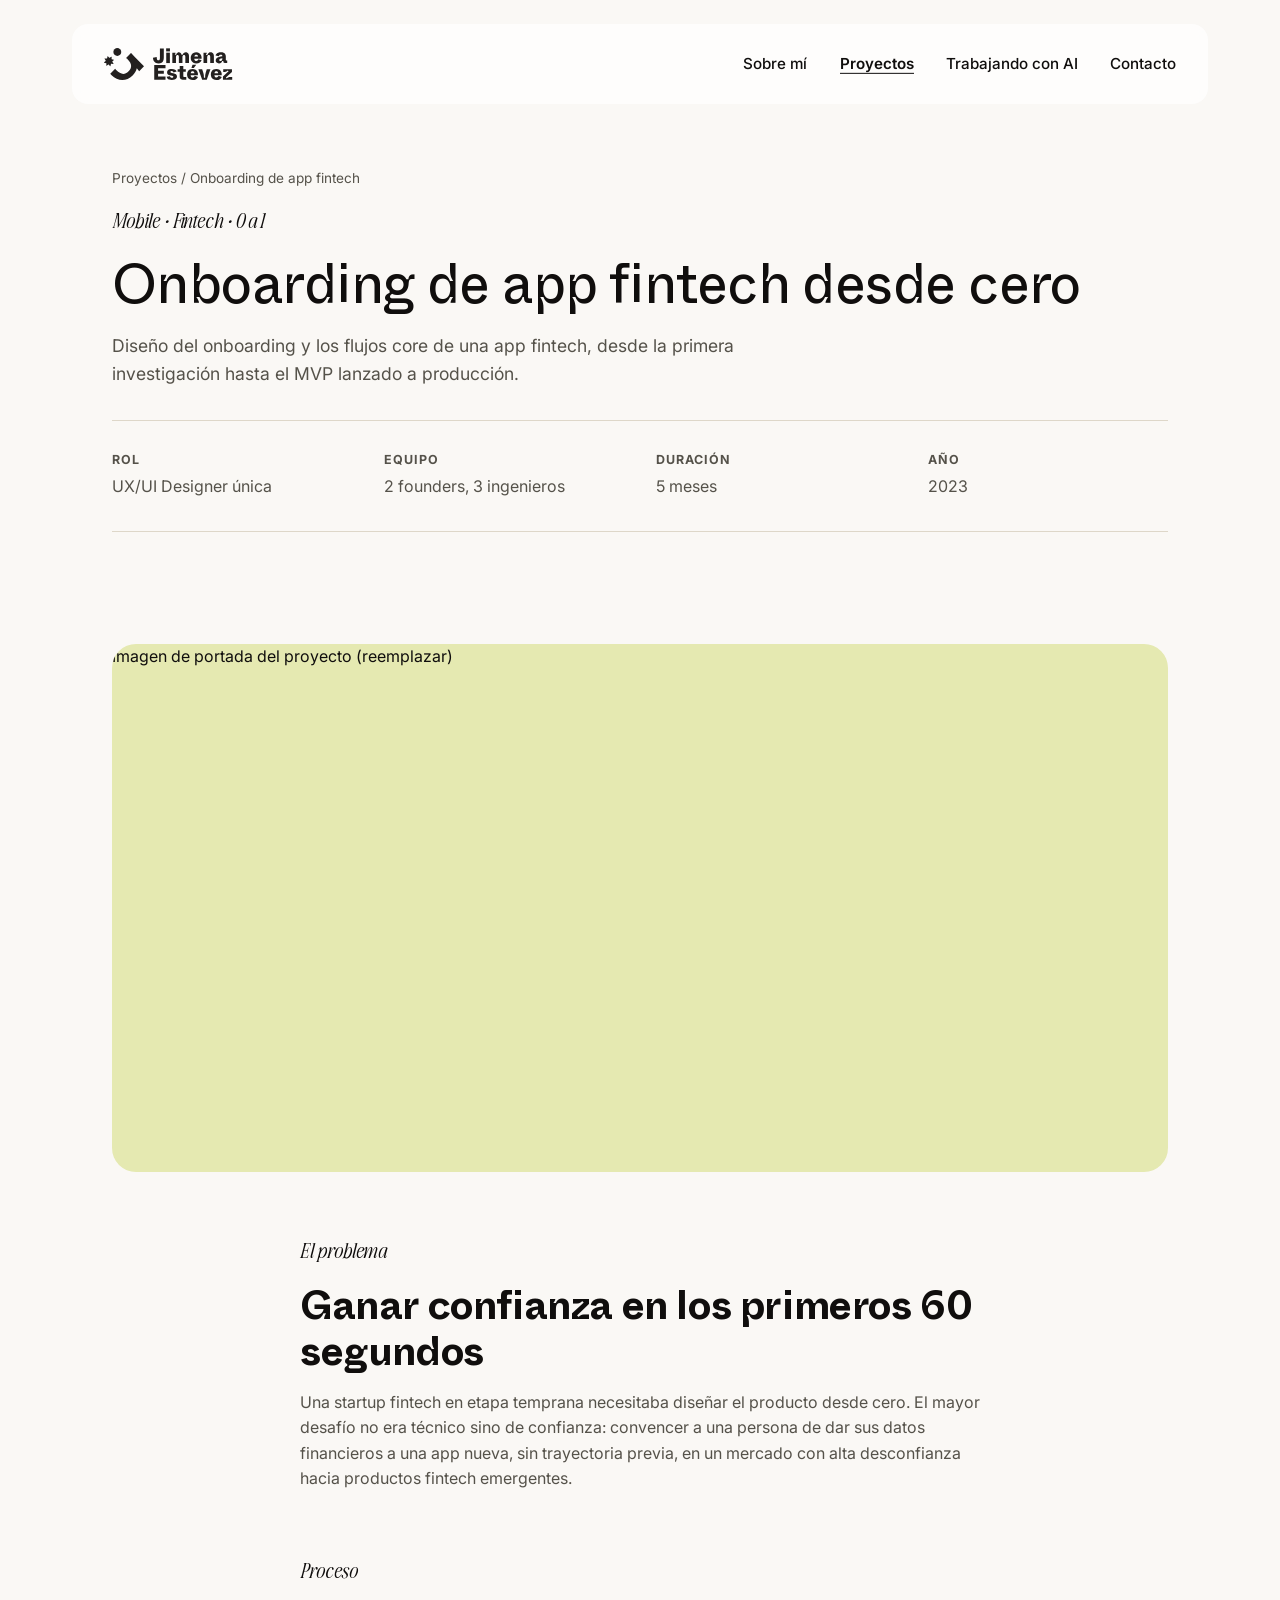
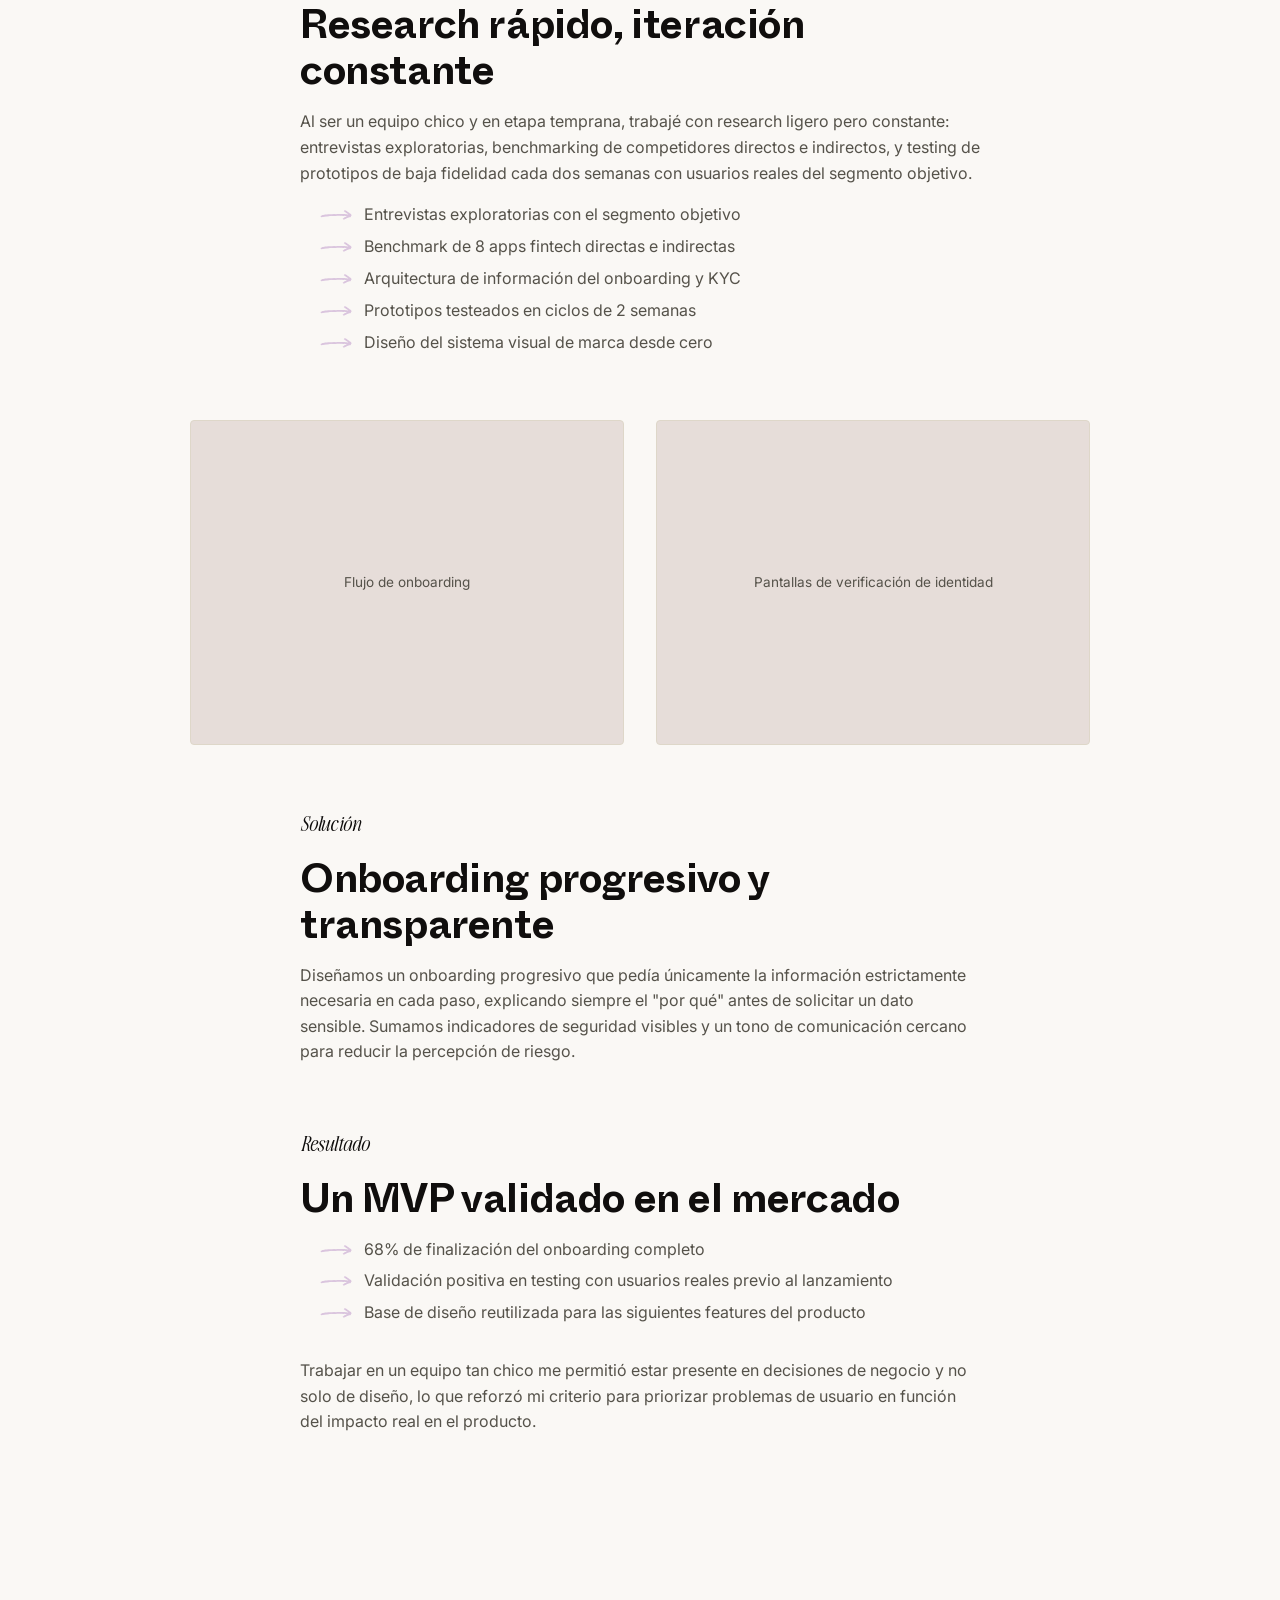
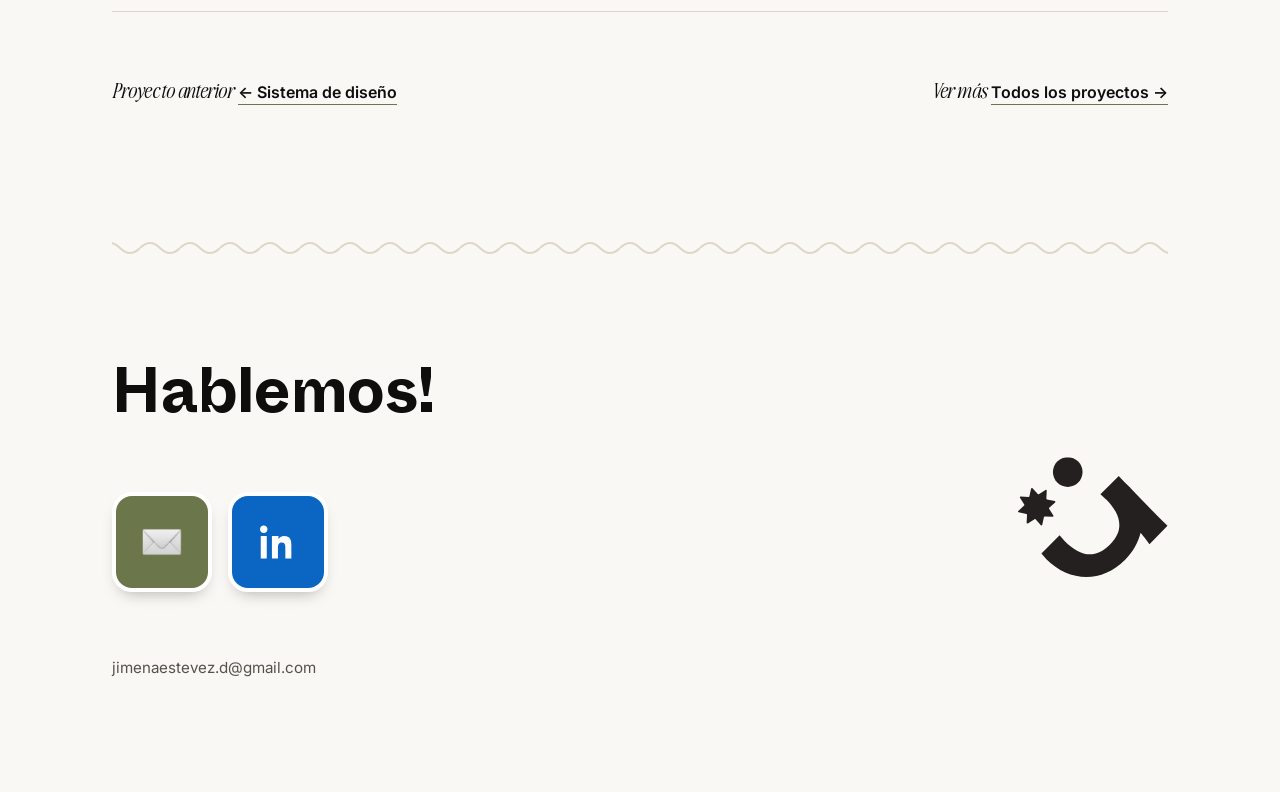
<file: proyecto-03.html>
<!DOCTYPE html>
<html lang="es">
<head>
  <meta charset="UTF-8" />
  <meta name="viewport" content="width=device-width, initial-scale=1.0" />
  <title>Onboarding de app fintech — Jimena Estévez</title>
  <meta name="description" content="Case study: diseño de onboarding para una app fintech desde cero hasta el MVP." />
  <link rel="preconnect" href="https://fonts.googleapis.com" />
  <link rel="preconnect" href="https://fonts.gstatic.com" crossorigin />
  <link href="https://fonts.googleapis.com/css2?family=Inter:wght@400;500;600;700&display=swap" rel="stylesheet" />
  <link rel="icon" type="image/svg+xml" href="assets/images/favicon.svg" />
  <link rel="stylesheet" href="css/styles.css" />
</head>
<body>

  <div class="header-wrap">
    <header class="site-header">
      <div class="nav">
        <a href="index.html" class="nav-logo">
        <img src="assets/images/Logo-1.svg" alt="Jimena Estévez" />
      </a>
        <button class="nav-toggle" aria-label="Abrir menú">
        <span></span><span></span><span></span>
      </button>
      </div>
    </header>
    <nav class="nav-links">
        <a href="about.html" data-text="Sobre mí">Sobre mí</a>
        <a href="index.html#proyectos" data-text="Proyectos" class="active">Proyectos</a>
        <a href="ai.html" data-text="Trabajando con AI">Trabajando con AI</a>
        <a href="contact.html" data-text="Contacto">Contacto</a>
      </nav>
  </div>

  <main>
    <section class="case-hero">
      <div class="wrapper">
        <div class="breadcrumb"><a href="projects.html">Proyectos</a> / Onboarding de app fintech</div>
        <span class="eyebrow">Mobile · Fintech · 0 a 1</span>
        <h1>Onboarding de app fintech desde cero</h1>
        <p style="margin-top: 1rem; font-size: 1.1rem;">
          Diseño del onboarding y los flujos core de una app fintech, desde la primera
          investigación hasta el MVP lanzado a producción.
        </p>

        <div class="case-meta-grid">
          <div class="case-meta-item">
            <h4>Rol</h4>
            <p>UX/UI Designer única</p>
          </div>
          <div class="case-meta-item">
            <h4>Equipo</h4>
            <p>2 founders, 3 ingenieros</p>
          </div>
          <div class="case-meta-item">
            <h4>Duración</h4>
            <p>5 meses</p>
          </div>
          <div class="case-meta-item">
            <h4>Año</h4>
            <p>2023</p>
          </div>
        </div>
      </div>
    </section>

    <div class="wrapper">
      <div class="case-cover" style="--thumb:#e5e9b1;" aria-hidden="true">
        Imagen de portada del proyecto (reemplazar)
      </div>
    </div>

    <section style="padding-top: 0;">
      <div class="case-block">
        <span class="eyebrow">El problema</span>
        <h2>Ganar confianza en los primeros 60 segundos</h2>
        <p>
          Una startup fintech en etapa temprana necesitaba diseñar el producto desde cero. El
          mayor desafío no era técnico sino de confianza: convencer a una persona de dar sus
          datos financieros a una app nueva, sin trayectoria previa, en un mercado con alta
          desconfianza hacia productos fintech emergentes.
        </p>
      </div>

      <div class="case-block">
        <span class="eyebrow">Proceso</span>
        <h2>Research rápido, iteración constante</h2>
        <p>
          Al ser un equipo chico y en etapa temprana, trabajé con research ligero pero
          constante: entrevistas exploratorias, benchmarking de competidores directos e
          indirectos, y testing de prototipos de baja fidelidad cada dos semanas con usuarios
          reales del segmento objetivo.
        </p>
        <ul>
          <li>Entrevistas exploratorias con el segmento objetivo</li>
          <li>Benchmark de 8 apps fintech directas e indirectas</li>
          <li>Arquitectura de información del onboarding y KYC</li>
          <li>Prototipos testeados en ciclos de 2 semanas</li>
          <li>Diseño del sistema visual de marca desde cero</li>
        </ul>
      </div>

      <div class="case-image-row">
        <div class="case-image">Flujo de onboarding</div>
        <div class="case-image">Pantallas de verificación de identidad</div>
      </div>

      <div class="case-block">
        <span class="eyebrow">Solución</span>
        <h2>Onboarding progresivo y transparente</h2>
        <p>
          Diseñamos un onboarding progresivo que pedía únicamente la información estrictamente
          necesaria en cada paso, explicando siempre el "por qué" antes de solicitar un dato
          sensible. Sumamos indicadores de seguridad visibles y un tono de comunicación cercano
          para reducir la percepción de riesgo.
        </p>
      </div>

      <div class="case-block">
        <span class="eyebrow">Resultado</span>
        <h2>Un MVP validado en el mercado</h2>
        <ul>
          <li>68% de finalización del onboarding completo</li>
          <li>Validación positiva en testing con usuarios reales previo al lanzamiento</li>
          <li>Base de diseño reutilizada para las siguientes features del producto</li>
        </ul>
        <p>
          Trabajar en un equipo tan chico me permitió estar presente en decisiones de negocio
          y no solo de diseño, lo que reforzó mi criterio para priorizar problemas de usuario
          en función del impacto real en el producto.
        </p>
      </div>
    </section>

    <div class="wrapper">
      <div class="case-nav">
        <div class="case-nav-link">
          <span class="eyebrow">Proyecto anterior</span>
          <a href="proyecto-02.html" class="btn-link">← Sistema de diseño</a>
        </div>
        <div class="case-nav-link next">
          <span class="eyebrow">Ver más</span>
          <a href="projects.html" class="btn-link">Todos los proyectos →</a>
        </div>
      </div>
    </div>
  </main>

  <footer class="site-footer" id="contacto">
    <div class="wrapper">
      <div class="wave-divider" aria-hidden="true"></div>
      <div class="footer-cta-inner">
        <div>
          <h2>Hablemos!</h2>
          <div class="footer-contact-icons">
            <a href="mailto:jimenaestevez.d@gmail.com" class="footer-icon-btn footer-icon-email" aria-label="Enviar email">
              <img src="assets/images/email-icon.png" alt="" />
            </a>
            <a href="https://www.linkedin.com/" target="_blank" rel="noopener" class="footer-icon-btn footer-icon-linkedin" aria-label="LinkedIn">
              <svg viewBox="0 0 24 24" fill="white">
                <path d="M4.98 3.5C4.98 4.88 3.87 6 2.5 6S0 4.88 0 3.5 1.12 1 2.5 1s2.48 1.12 2.48 2.5zM.5 8h4V23h-4V8zM8.5 8h3.8v2.06h.05c.53-1 1.83-2.06 3.77-2.06 4.03 0 4.78 2.65 4.78 6.1V23h-4v-6.9c0-1.65-.03-3.77-2.3-3.77-2.3 0-2.65 1.8-2.65 3.65V23h-4V8z"/>
              </svg>
            </a>
          </div>
          <p class="footer-email">jimenaestevez.d@gmail.com</p>
        </div>
        <img src="assets/images/Logo.svg" alt="" class="footer-mark" aria-hidden="true" />
      </div>
    </div>
  </footer>

  <script src="js/main.js"></script>
</body>
</html>
</file>
<file: css/styles.css>
/* ==========================================================================
   Portfolio UX Designer — Hoja de estilos principal
   ========================================================================== */

/* ---- Tipografías propias (auto-hospedadas) ---- */
@font-face {
  font-family: 'Whyte Plus';
  src: url('../assets/fonts/ABCWhytePlusVariable-Trial.ttf') format('truetype');
  font-weight: 100 1000;
  font-style: normal;
  font-display: swap;
}

@font-face {
  font-family: 'Awesome Serif';
  src: url('../assets/fonts/AwesomeSerif-Italic-VF.ttf') format('truetype');
  font-weight: 300 700;
  font-style: italic;
  font-display: swap;
}

/* ---- Reset básico ---- */
*,
*::before,
*::after {
  box-sizing: border-box;
  margin: 0;
  padding: 0;
}

html {
  scroll-behavior: smooth;
}

img {
  max-width: 100%;
  display: block;
}

a {
  color: inherit;
  text-decoration: none;
}

ul {
  list-style: none;
}

button {
  font: inherit;
  cursor: pointer;
  border: none;
  background: none;
}

/* ---- Variables ---- */
:root {
  /* Paleta (moodboard Figma) */
  --color-bg: #faf8f5;
  --color-bg-alt: #e6ddd9;
  --color-ink: #100e0d;
  --color-ink-soft: #55524a;
  --color-accent: #6b764b;
  --color-accent-soft: #f9dec6;
  --color-line: #ded7c9;
  --color-card: #ffffff;

  --color-peach: #f9dec6;
  --color-lime: #e5e9b1;
  --color-lilac: #e6d5ec;
  --color-rose: #e6ddd9;

  /* Tipografía */
  --font-display: 'Whyte Plus', -apple-system, BlinkMacSystemFont, 'Segoe UI', sans-serif;
  --font-accent: 'Awesome Serif', Georgia, 'Times New Roman', serif;
  --font-body: 'Inter', -apple-system, BlinkMacSystemFont, 'Segoe UI', sans-serif;

  /* Espaciado */
  --space-xs: 0.5rem;
  --space-sm: 1rem;
  --space-md: 2rem;
  --space-lg: 4rem;
  --space-xl: 7rem;

  /* Layout */
  --max-width: 1120px;
  --radius: 4px;
}

body {
  font-family: var(--font-body);
  color: var(--color-ink);
  background-color: var(--color-bg);
  line-height: 1.6;
  font-size: 16px;
  -webkit-font-smoothing: antialiased;
}

.wrapper {
  max-width: var(--max-width);
  margin: 0 auto;
  padding: 0 var(--space-md);
}

section {
  padding: var(--space-xl) 0;
}

/* ---- Tipografía general ---- */
h1, h2, h3, h4 {
  font-family: var(--font-display);
  font-weight: 700;
  font-variation-settings: 'INKT' 1;
  line-height: 1.15;
  letter-spacing: -0.01em;
}

h1 { font-size: clamp(2.4rem, 5vw, 4.2rem); }
h2 { font-size: 64px; }
h3 { font-size: 40px; }

p {
  color: var(--color-ink-soft);
  max-width: 62ch;
}

.eyebrow {
  font-family: var(--font-accent);
  font-style: italic;
  font-weight: 400;
  font-size: 1.15rem;
  color: var(--color-ink);
  display: inline-block;
  margin-bottom: var(--space-sm);
}

.section-head {
  display: flex;
  justify-content: space-between;
  align-items: flex-end;
  gap: var(--space-md);
  margin-bottom: var(--space-lg);
  flex-wrap: wrap;
}

.section-subtitle {
  margin-top: 16px;
  margin-bottom: var(--space-lg);
}

/* ---- Botones ---- */
.btn {
  display: inline-flex;
  align-items: center;
  gap: 0.5rem;
  padding: 0.85rem 1.6rem;
  border-radius: var(--radius);
  font-weight: 600;
  font-size: 0.95rem;
  transition: all 0.2s ease;
  white-space: nowrap;
}

.btn-primary {
  background-color: var(--color-ink);
  color: var(--color-bg);
}

.btn-primary:hover {
  background-color: var(--color-accent);
}

.btn-outline {
  border: 1.5px solid var(--color-ink);
  color: var(--color-ink);
}

.btn-outline:hover {
  border-color: var(--color-accent);
  color: var(--color-accent);
}

.btn-link {
  color: var(--color-ink);
  font-weight: 600;
  border-bottom: 1.5px solid var(--color-accent);
  padding-bottom: 2px;
}

.btn-link:hover {
  color: var(--color-accent);
}

.btn-accent {
  background-color: var(--color-accent);
  color: var(--color-bg);
  border-radius: 8px;
}

.btn-accent:hover {
  background-color: #4a5432;
}

.btn-center {
  display: flex;
  justify-content: center;
  margin-top: var(--space-lg);
}

.section-projects {
  padding-bottom: 88px;
}

.section-toolkit {
  padding-top: 88px;
}

/* ---- Header / Navegación ---- */
.header-wrap {
  position: sticky;
  top: 24px;
  z-index: 100;
  margin-top: 24px;
}

.site-header {
  margin: 0 72px;
  border-radius: 16px;
  background-color: rgba(255, 255, 255, 0.7);
  -webkit-backdrop-filter: blur(8px);
  backdrop-filter: blur(8px);
}

.nav {
  display: flex;
  align-items: center;
  justify-content: space-between;
  padding: 24px 32px;
}

.nav-logo {
  display: flex;
  align-items: center;
}

.nav-logo img {
  height: 32px;
  width: auto;
}

.nav-links {
  position: absolute;
  top: 50%;
  right: 104px;
  transform: translateY(-50%);
  z-index: 100;
  display: flex;
  align-items: center;
  gap: var(--space-md);
}

.nav-links a {
  display: inline-block;
  position: relative;
  font-size: 0.95rem;
  font-weight: 500;
  color: var(--color-ink);
}

.nav-links a::after {
  content: attr(data-text);
  display: block;
  height: 0;
  font-weight: 600;
  visibility: hidden;
  overflow: hidden;
}

.nav-links a:hover {
  font-weight: 600;
}

.nav-links a.active {
  font-weight: 600;
  text-decoration: underline;
  text-underline-offset: 4px;
}

.nav-toggle {
  display: none;
  flex-direction: column;
  gap: 5px;
}

.nav-toggle span {
  width: 24px;
  height: 2px;
  background-color: var(--color-ink);
}

/* ---- Hero ---- */
.hero {
  padding-top: 40px;
  padding-bottom: var(--space-lg);
  text-align: center;
}

.hero-content {
  max-width: 850px;
  margin: 0 auto;
}

.hero-badges {
  display: none;
}

.hero-actions {
  display: flex;
  gap: var(--space-sm);
  flex-wrap: wrap;
}

.hero-photo-group {
  position: relative;
  width: 175px;
  height: 195px;
  margin: 0 auto 48px;
}

.hero-photo,
.hero-photo-side {
  position: absolute;
  top: 0;
  left: 0;
  border-radius: 20px;
  overflow: hidden;
  border: 6px solid var(--color-card);
  box-shadow: 0 16px 32px -16px rgba(16, 14, 13, 0.35);
}

.hero-photo {
  width: 175px;
  height: 195px;
}

.hero-photo-side {
  height: 170px;
  aspect-ratio: 175 / 195;
}

.hero-photo img,
.hero-photo-side img {
  width: 100%;
  height: 100%;
  object-fit: cover;
}

.hero-photo {
  z-index: 3;
}

.hero-photo-side {
  z-index: 1;
  opacity: 0;
  transform: translate(0, 10px) scale(0.85) rotate(0deg);
  transition: transform 0.6s linear(0.0000, 0.0140, 0.0522, 0.1092, 0.1800, 0.2603, 0.3460, 0.4340, 0.5213, 0.6058, 0.6857, 0.7596, 0.8266, 0.8862, 0.9381, 0.9823, 1.0189, 1.0484, 1.0712, 1.0879, 1.0993, 1.1059, 1.1084, 1.1075, 1.1039, 1.0981, 1.0907, 1.0822, 1.0730, 1.0634, 1.0539, 1.0447, 1.0359, 1.0277, 1.0203, 1.0137, 1.0078, 1.0029, 0.9987, 0.9954, 0.9928, 0.9908, 0.9895, 0.9886, 0.9883, 0.9883, 0.9886, 0.9892, 0.9900, 0.9909, 0.9919, 0.9929, 0.9939, 0.9949, 0.9959, 0.9968, 0.9976, 0.9984, 0.9990, 0.9996, 1.0000), opacity 0.3s ease;
}

.hero-photo-side.left {
  z-index: 2;
}

.hero-photo-group.expanded .hero-photo-side.left {
  opacity: 1;
  transform: translate(-120px, 52px) rotate(-15deg) scale(1);
}

.hero-photo-group.expanded .hero-photo-side.right {
  opacity: 1;
  transform: translate(120px, 52px) rotate(15deg) scale(1);
}

.hero-photo-group {
  cursor: pointer;
}

.hero-eyebrow {
  text-align: center;
  font-size: 40px;
}

.hero-headline-wrap {
  position: relative;
  max-width: 850px;
  margin: 0 auto;
}

.hero-headline {
  font-family: var(--font-display);
  font-weight: 400;
  font-variation-settings: 'INKT' 0;
  font-size: clamp(1.8rem, 4vw, 3rem);
  line-height: 1.25;
  letter-spacing: -0.01em;
}

.hero-headline strong {
  font-weight: 700;
  font-variation-settings: 'INKT' 1;
}

.badge-pill {
  display: inline-block;
  padding: 12px 24px;
  border-radius: 999px;
  font-size: 0.9rem;
  font-weight: 500;
  text-transform: uppercase;
  letter-spacing: 0.06em;
  color: var(--color-ink);
  white-space: nowrap;
}

.badge-1 {
  background-color: var(--color-lilac);
}

.badge-2 {
  background-color: var(--color-lime);
}

.badge-3 {
  background-color: var(--color-peach);
}

.badge-scatter {
  position: absolute;
}

.badge-scatter.badge-1 {
  top: -3.5rem;
  left: -2rem;
  transform: rotate(-15deg);
}

.badge-scatter.badge-2 {
  top: 35%;
  right: -4rem;
  transform: rotate(-15deg);
}

.badge-scatter.badge-3 {
  bottom: 2rem;
  left: -5.5rem;
  transform: rotate(15deg);
}

.hero-copy {
  max-width: 850px;
  margin: var(--space-md) auto 0;
  text-align: center;
}

.hero-copy strong {
  color: var(--color-ink);
}

/* ---- Project cards / grid ---- */
.project-grid {
  display: grid;
  grid-template-columns: repeat(2, 1fr);
  gap: var(--space-md);
}

.project-card {
  background-color: var(--color-card);
  border: 1px solid var(--color-line);
  border-radius: var(--radius);
  overflow: hidden;
  transition: transform 0.2s ease, box-shadow 0.2s ease;
  display: flex;
  flex-direction: column;
}

.project-card:hover {
  transform: translateY(-4px);
  box-shadow: 0 16px 32px -20px rgba(28, 27, 25, 0.25);
}

.project-thumb {
  aspect-ratio: 16 / 11;
  background-color: var(--thumb, var(--color-peach));
  display: flex;
  align-items: center;
  justify-content: center;
  color: var(--color-ink);
  font-family: var(--font-display);
  font-weight: 700;
  font-size: 1rem;
  letter-spacing: 0.02em;
}

.project-body {
  padding: var(--space-md);
  flex: 1;
  display: flex;
  flex-direction: column;
  gap: 0.6rem;
}

.project-tags {
  display: flex;
  gap: 0.4rem;
  flex-wrap: wrap;
  margin-bottom: 0.2rem;
}

.tag {
  font-size: 0.72rem;
  font-weight: 600;
  text-transform: uppercase;
  letter-spacing: 0.06em;
  color: var(--color-ink-soft);
  background-color: var(--color-bg-alt);
  padding: 0.25rem 0.6rem;
  border-radius: 999px;
}

.project-body h3 a {
  transition: color 0.2s ease;
}

.project-body h3 a:hover {
  color: var(--color-accent);
}

.project-meta {
  margin-top: auto;
  padding-top: var(--space-sm);
  display: flex;
  justify-content: space-between;
  font-size: 0.85rem;
  color: var(--color-ink-soft);
  border-top: 1px solid var(--color-line);
}

/* ---- Featured project cards (home) ---- */
.featured-project-list {
  display: flex;
  flex-direction: column;
  gap: var(--space-md);
}

.featured-project-card {
  display: grid;
  grid-template-columns: 1fr 1fr;
  height: 500px;
  padding: 8px;
  border-radius: 20px;
  overflow: hidden;
  background-color: var(--panel, var(--color-peach));
  transition: background-color 0.2s ease;
  text-decoration: none;
  color: inherit;
}

.featured-project-card:hover {
  background-color: var(--panel-hover, var(--panel, var(--color-peach)));
}

.featured-project-info {
  background-color: var(--panel, var(--color-peach));
  padding: 48px 16px;
  border-radius: 14px 0 0 14px;
  display: flex;
  flex-direction: column;
  gap: var(--space-sm);
  transition: background-color 0.2s ease;
}

.featured-project-card:hover .featured-project-info {
  background-color: var(--panel-hover, var(--panel, var(--color-peach)));
}

.badge-outline {
  display: inline-flex;
  align-self: flex-start;
  padding: 0.5rem 1.1rem;
  border: 1.5px solid var(--color-ink);
  border-radius: 999px;
  font-size: 0.75rem;
  font-weight: 600;
  text-transform: uppercase;
  letter-spacing: 0.06em;
  margin-bottom: auto;
}

.featured-project-info h3 {
  font-size: 40px;
}

.featured-project-info p {
  color: var(--color-ink);
}

.featured-project-info .btn-link {
  display: inline-flex;
  align-items: center;
  align-self: flex-start;
}

.featured-project-info .btn-link::after {
  content: '→';
  display: inline-block;
  width: 0;
  opacity: 0;
  overflow: hidden;
  transition: width 0.2s ease, opacity 0.2s ease, margin-left 0.2s ease;
}

.featured-project-card:hover .btn-link::after {
  width: 1em;
  opacity: 1;
  margin-left: 6px;
}

.featured-project-card:hover .btn-link {
  color: var(--color-ink);
}

.featured-project-media {
  background-color: #eeece7;
  border-radius: 16px;
  overflow: hidden;
}

.featured-project-media img {
  width: 100%;
  height: 100%;
  object-fit: cover;
  display: block;
}

/* ---- Sección alterna ---- */
.section-alt {
  background-color: var(--color-bg-alt);
}

/* ---- Skills ---- */
.skills-grid {
  display: grid;
  grid-template-columns: repeat(3, 1fr);
  gap: var(--space-md);
}

.skill-card {
  padding: var(--space-md);
  background-color: var(--color-card);
  border: 1px solid var(--color-line);
  border-radius: var(--radius);
}

.skill-card h3 {
  margin-bottom: 0.6rem;
}

.skill-card ul li {
  color: var(--color-ink-soft);
  font-size: 0.92rem;
  padding: 0.2rem 0;
}

/* ---- Toolkit diario ---- */
.toolkit-grid {
  display: grid;
  grid-template-columns: repeat(2, 1fr);
  gap: var(--space-lg);
}

.toolkit-item {
  min-width: 0;
  text-align: center;
}

.toolkit-item img {
  max-width: min(500px, 100%);
  margin: 0 auto var(--space-md);
}

.toolkit-label {
  display: block;
  font-size: 0.78rem;
  font-weight: 600;
  text-transform: uppercase;
  letter-spacing: 0.1em;
  color: var(--color-ink-soft);
  margin-bottom: 0.5rem;
}

.toolkit-item p {
  margin: 0.5rem auto 0;
  max-width: 48ch;
  color: var(--color-ink);
}

/* ---- Divisor ondulado ---- */
.wave-divider {
  height: 20px;
  margin: 0 auto 96px;
  max-width: var(--max-width);
  background-image: url("data:image/svg+xml,%3Csvg xmlns='http://www.w3.org/2000/svg' width='40' height='20' viewBox='0 0 40 20'%3E%3Cpath d='M0 10 Q10 0 20 10 T40 10' fill='none' stroke='%23ded7c9' stroke-width='2'/%3E%3C/svg%3E");
  background-repeat: repeat-x;
  background-position: center;
}

/* ---- CTA final ---- */
.cta-band {
  text-align: center;
  padding: var(--space-xl) 0;
}

.cta-band h2 {
  margin-bottom: var(--space-sm);
}

.cta-band p {
  margin: 0 auto var(--space-md);
}

.cta-band .hero-actions {
  justify-content: center;
}

/* ---- Footer ---- */
.site-footer {
  padding: var(--space-lg) 0 var(--space-xl);
}

.footer-cta-inner {
  position: relative;
  display: grid;
  grid-template-columns: 1fr 1fr;
  align-items: center;
  min-height: 260px;
}

.footer-cta-inner h2 {
  margin-bottom: 64px;
}

.footer-contact-icons {
  display: flex;
  gap: var(--space-sm);
  margin-bottom: 64px;
}

.footer-icon-btn {
  width: 100px;
  height: 100px;
  border-radius: 20px;
  display: flex;
  align-items: center;
  justify-content: center;
  border: 4px solid var(--color-card);
  box-shadow: 0 8px 16px -8px rgba(16, 14, 13, 0.35);
  transition: transform 0.2s ease;
}

.footer-icon-btn:hover {
  transform: translateY(-3px);
}

.footer-icon-btn svg {
  width: 36px;
  height: 36px;
}

.footer-icon-btn img {
  width: 40px;
  height: 40px;
}

.footer-icon-email {
  background-color: var(--color-accent);
}

.footer-icon-linkedin {
  background-color: #0a66c2;
}

.footer-email {
  color: var(--color-ink-soft);
  font-size: 0.95rem;
}

.footer-mark {
  position: absolute;
  right: 0;
  top: 50%;
  transform: translateY(-50%);
  width: 150px;
}

/* ---- Page header (páginas internas) ---- */
.page-header {
  padding: var(--space-lg) 0 var(--space-md);
}

.breadcrumb {
  font-size: 0.85rem;
  color: var(--color-ink-soft);
  margin-bottom: var(--space-sm);
}

.breadcrumb a:hover {
  color: var(--color-accent);
}

/* ---- Sobre mí / timeline ---- */
.about-grid {
  display: grid;
  grid-template-columns: 0.8fr 1.2fr;
  gap: var(--space-lg);
  align-items: start;
}

.about-photo {
  aspect-ratio: 3 / 4;
  border-radius: var(--radius);
  background-color: var(--color-lilac);
  border: 1px solid var(--color-line);
  display: flex;
  align-items: center;
  justify-content: center;
  color: var(--color-ink);
  font-family: var(--font-display);
  font-weight: 700;
  text-align: center;
  padding: var(--space-md);
  position: sticky;
  top: 100px;
}

.about-copy p {
  margin-bottom: var(--space-sm);
  max-width: 68ch;
}

.timeline {
  margin-top: var(--space-lg);
  border-left: 2px solid var(--color-line);
}

.timeline-item {
  position: relative;
  padding: 0 0 var(--space-lg) var(--space-md);
}

.timeline-item::before {
  content: '';
  position: absolute;
  left: -7px;
  top: 4px;
  width: 12px;
  height: 12px;
  border-radius: 50%;
  background-color: var(--color-accent);
  border: 3px solid var(--color-bg);
}

.timeline-item:last-child {
  padding-bottom: 0;
}

.timeline-date {
  font-size: 0.8rem;
  text-transform: uppercase;
  letter-spacing: 0.08em;
  color: var(--color-accent);
  font-weight: 600;
  display: block;
  margin-bottom: 0.3rem;
}

.timeline-item h3 {
  margin-bottom: 0.3rem;
}

.timeline-item p {
  margin-bottom: 0.4rem;
}

/* ---- Case study ---- */
.case-hero {
  padding: var(--space-lg) 0 var(--space-sm);
}

.case-hero-grid {
  display: grid;
  grid-template-columns: 7fr 3fr;
  gap: var(--space-lg);
  align-items: start;
}

.case-hero-title-block {
  max-width: 72ch;
  margin: 0;
  text-align: left;
}

.case-hero h1 {
  font-size: 3.5rem;
  font-weight: 400;
}

.case-hero h1 strong {
  font-weight: 700;
}

.case-hero-meta-card {
  background-color: var(--color-card);
  border-radius: 24px;
  padding: var(--space-md);
  display: flex;
  flex-direction: column;
  gap: var(--space-md);
}

.case-meta-grid {
  display: grid;
  grid-template-columns: repeat(4, 1fr);
  gap: var(--space-md);
  padding: var(--space-md) 0;
  margin-top: var(--space-md);
  margin-bottom: var(--space-lg);
  border-top: 1px solid var(--color-line);
  border-bottom: 1px solid var(--color-line);
}

.case-meta-item h4 {
  font-family: var(--font-body);
  font-size: 0.78rem;
  text-transform: uppercase;
  letter-spacing: 0.08em;
  color: var(--color-ink-soft);
  margin-bottom: 0.4rem;
}

.case-cover {
  aspect-ratio: 16 / 8;
  border-radius: 24px;
  margin: var(--space-md) 0 var(--space-lg);
  background-color: var(--thumb, var(--color-peach));
  overflow: hidden;
}

.case-cover img {
  width: 100%;
  height: 100%;
  object-fit: cover;
  display: block;
}

.case-block {
  max-width: 68ch;
  margin: 0 auto var(--space-lg);
}

.case-block p {
  max-width: 68ch;
}

.case-block h2 {
  font-size: 40px;
  margin-bottom: var(--space-sm);
}

.case-block p + p,
.case-block ul {
  margin-top: var(--space-sm);
}

.case-block ul {
  padding-left: 20px;
}

.case-block ul + p {
  margin-top: var(--space-md);
}

.case-block ul li {
  color: var(--color-ink-soft);
  padding-left: 2.75rem;
  position: relative;
  margin-bottom: 0.4rem;
}

.case-block ul li::before {
  content: '';
  position: absolute;
  left: 0;
  top: 0.5rem;
  width: 32px;
  height: 10px;
  background-image: url('../assets/images/arrow-bullet-lilac.svg');
  background-size: contain;
  background-repeat: no-repeat;
  background-position: center;
}

.case-image-row {
  display: grid;
  grid-template-columns: 1fr 1fr;
  gap: var(--space-md);
  max-width: 900px;
  margin: 0 auto var(--space-lg);
}

.case-results-grid {
  display: grid;
  grid-template-columns: 1fr 1fr;
  gap: var(--space-md);
  max-width: 68ch;
  margin: 0 auto var(--space-lg);
}

.case-result-card {
  border: 16px solid var(--panel, var(--color-peach));
  border-radius: 28px;
  background-color: var(--color-card);
  padding: 24px;
  min-height: 254px;
  display: flex;
  flex-direction: column;
  align-items: center;
  justify-content: center;
  text-align: center;
}

.case-result-card > * + * {
  margin-top: 1rem;
}

.case-stat-caption.tight + .case-stat {
  margin-top: 0;
}

.case-stat {
  font-family: var(--font-accent);
  font-style: italic;
  font-weight: 400;
  font-size: 4rem;
  line-height: 1;
  color: var(--color-ink);
  max-width: none;
}

.case-stat-caption {
  font-family: var(--font-body);
  color: var(--color-ink-soft);
  max-width: 30ch;
}

.case-stat-caption strong {
  color: var(--color-ink);
}

.case-image {
  aspect-ratio: 4 / 3;
  border-radius: var(--radius);
  background-color: var(--color-bg-alt);
  border: 1px solid var(--color-line);
  display: flex;
  align-items: center;
  justify-content: center;
  color: var(--color-ink-soft);
  font-size: 0.85rem;
  text-align: center;
  padding: var(--space-sm);
}

.case-nav {
  display: flex;
  justify-content: space-between;
  padding: var(--space-lg) 0;
  border-top: 1px solid var(--color-line);
  gap: var(--space-md);
  flex-wrap: wrap;
}

.case-nav-link {
  max-width: 45%;
}

.case-nav-link .eyebrow {
  margin-bottom: 0.3rem;
}

.case-nav-link.next {
  text-align: right;
  margin-left: auto;
}

/* ---- Formulario de contacto ---- */
.contact-grid {
  display: grid;
  grid-template-columns: 1fr 1fr;
  gap: var(--space-lg);
}

.form-field {
  margin-bottom: var(--space-sm);
}

.form-field label {
  display: block;
  font-size: 0.85rem;
  font-weight: 600;
  margin-bottom: 0.4rem;
}

.form-field input,
.form-field textarea {
  width: 100%;
  padding: 0.85rem 1rem;
  border: 1.5px solid var(--color-line);
  border-radius: var(--radius);
  font: inherit;
  background-color: var(--color-card);
  color: var(--color-ink);
}

.form-field input:focus,
.form-field textarea:focus {
  outline: none;
  border-color: var(--color-accent);
}

.form-note {
  font-size: 0.82rem;
  margin-top: var(--space-sm);
  color: var(--color-ink-soft);
}

.contact-info-list {
  margin-top: var(--space-md);
}

.contact-info-list li {
  padding: var(--space-sm) 0;
  border-bottom: 1px solid var(--color-line);
}

.contact-info-list h4 {
  font-size: 0.78rem;
  text-transform: uppercase;
  letter-spacing: 0.08em;
  color: var(--color-ink-soft);
  margin-bottom: 0.3rem;
}

.contact-info-list a {
  font-size: 1.05rem;
  font-weight: 500;
}

.contact-info-list a:hover {
  color: var(--color-accent);
}

/* ---- Utilidades ---- */
.text-center { text-align: center; }
.mt-lg { margin-top: var(--space-lg); }

/* ==========================================================================
   Responsive
   ========================================================================== */
@media (max-width: 860px) {
  .nav-links {
    position: absolute;
    top: 100%;
    left: 16px;
    right: 16px;
    flex-direction: column;
    align-items: flex-start;
    padding: var(--space-md);
    gap: var(--space-sm);
    opacity: 0;
    visibility: hidden;
    transform: translateY(-8px);
    transition: opacity 0.2s ease, transform 0.2s ease, visibility 0.2s;
  }

  .nav-links.open {
    opacity: 1;
    visibility: visible;
    transform: translateY(0);
  }

  .nav-toggle {
    display: flex;
  }

  .about-grid,
  .contact-grid {
    grid-template-columns: 1fr;
  }

  .about-photo {
    position: static;
    max-width: 280px;
  }

  .project-grid,
  .skills-grid,
  .case-meta-grid,
  .case-image-row,
  .toolkit-grid {
    grid-template-columns: repeat(2, 1fr);
  }

  .case-hero-grid {
    grid-template-columns: 1fr;
  }

  .featured-project-card {
    grid-template-columns: 1fr;
    height: auto;
    padding: 16px 8px;
  }

  .featured-project-info {
    border-radius: 14px 14px 0 0;
    padding: 16px 16px 32px;
  }

  .featured-project-media {
    margin: 0 8px;
    min-height: 220px;
  }

  .header-wrap {
    top: 16px;
    margin-top: 16px;
  }

  .site-header {
    margin: 0 16px;
  }

  .nav-links {
    top: calc(100% + 12px);
    background-color: rgba(255, 255, 255, 0.7);
    -webkit-backdrop-filter: blur(8px);
    backdrop-filter: blur(8px);
    border-radius: 16px;
  }

  .hero {
    text-align: left;
  }

  .hero-content {
    display: flex;
    align-items: flex-start;
    justify-content: space-between;
    gap: 1.5rem;
    max-width: none;
  }

  .hero-text {
    flex: 1;
    min-width: 0;
  }

  .hero-eyebrow,
  .hero-headline-wrap,
  .hero-copy {
    text-align: left;
    max-width: none;
    margin-left: 0;
    margin-right: 0;
  }

  .badge-scatter {
    display: none;
  }

  .hero-badges {
    display: flex;
    flex-direction: column;
    align-items: flex-start;
    gap: 0.75rem;
    flex-shrink: 0;
    padding-top: 0.5rem;
  }

  .hero-badges .badge-pill {
    font-size: 0.78rem;
    padding: 10px 20px;
  }

  .toolkit-item {
    text-align: left;
  }

  .toolkit-item p {
    margin: 0.5rem 0 0;
  }

  .footer-cta-inner {
    grid-template-columns: 1fr;
  }

  .footer-mark {
    position: static;
    margin-top: var(--space-lg);
    width: 100px;
  }
}

@media (max-width: 560px) {
  .project-grid,
  .skills-grid,
  .case-meta-grid,
  .case-image-row,
  .case-results-grid {
    grid-template-columns: 1fr;
  }

  .wrapper {
    padding: 0 16px;
  }

  .toolkit-grid {
    grid-template-columns: 1fr;
    margin-left: -16px;
    margin-right: -16px;
  }

  .toolkit-item {
    padding: 0 16px;
  }

  .badge-pill {
    font-size: 0.6rem;
    padding: 6px 14px;
  }

  .case-nav {
    flex-direction: column;
  }

  .case-nav-link,
  .case-nav-link.next {
    max-width: 100%;
    text-align: left;
    margin-left: 0;
  }

  section { padding: var(--space-lg) 0; }
}
</file>
